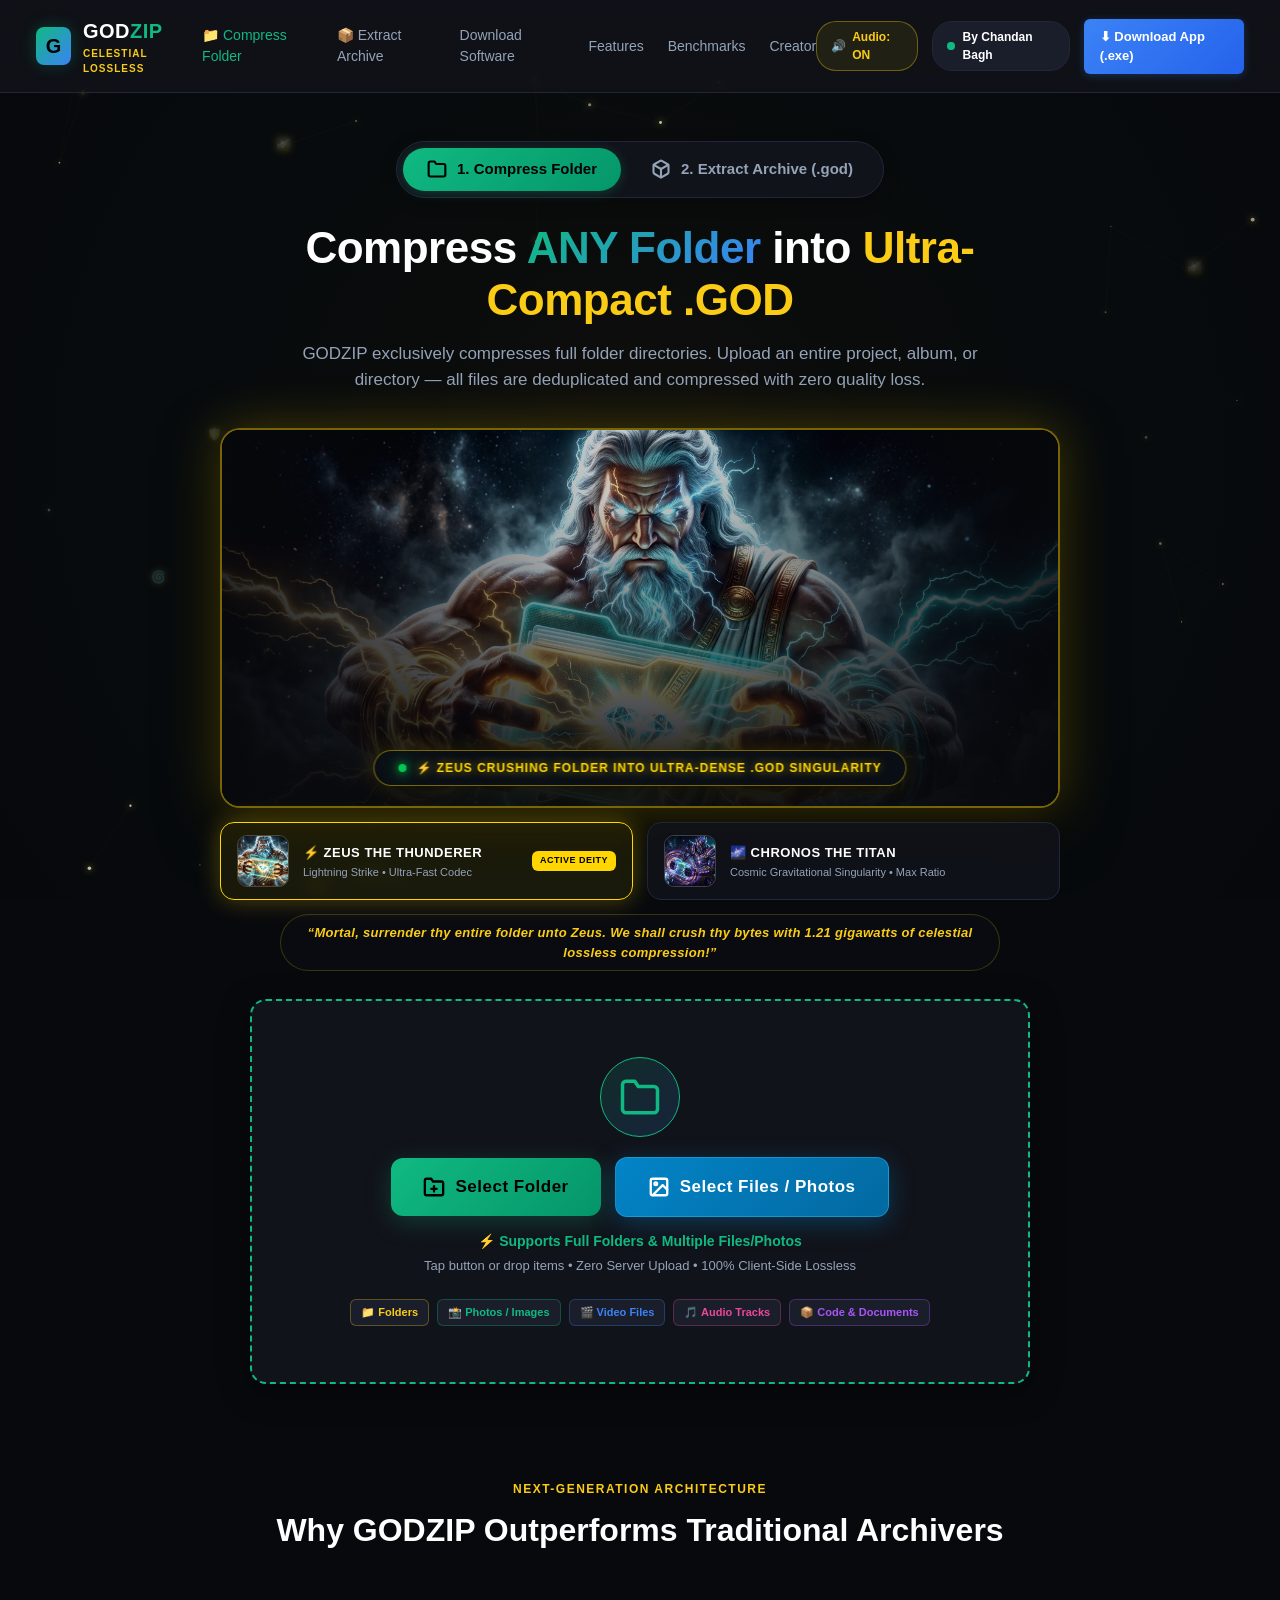
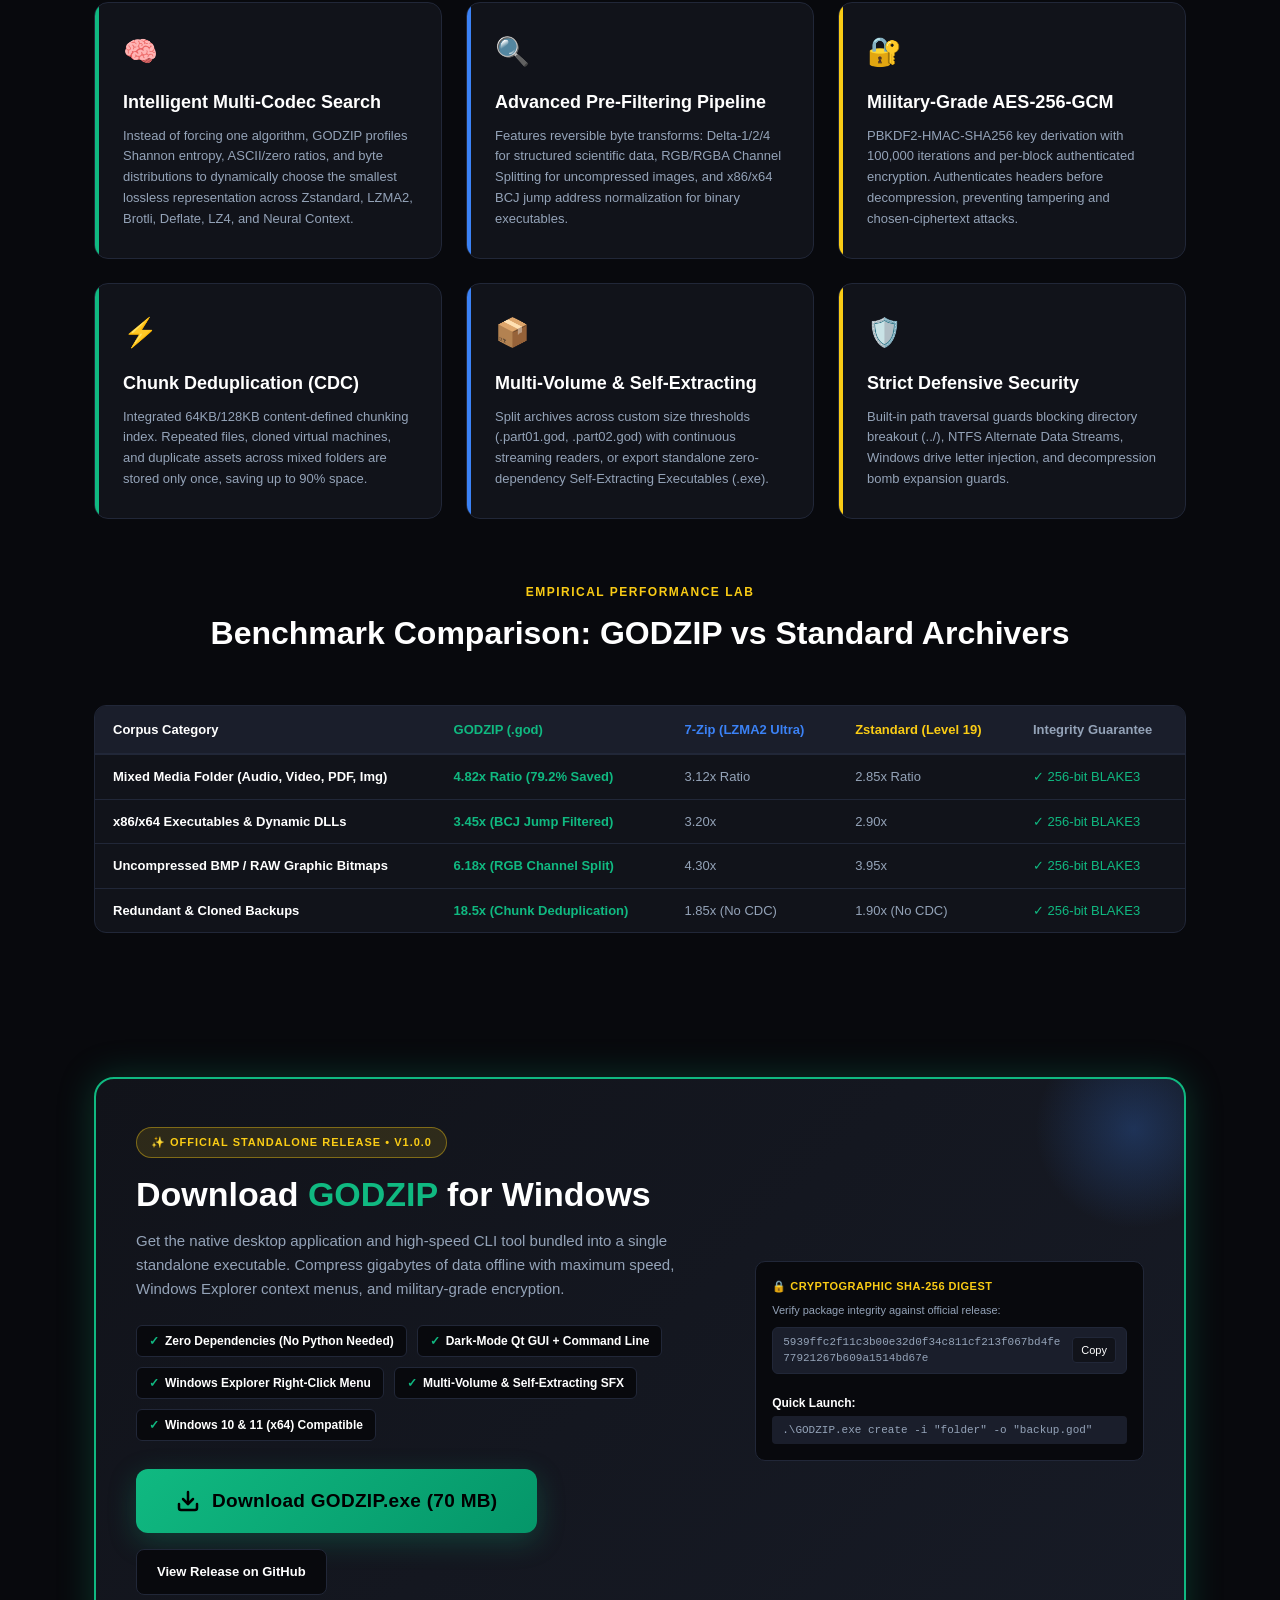
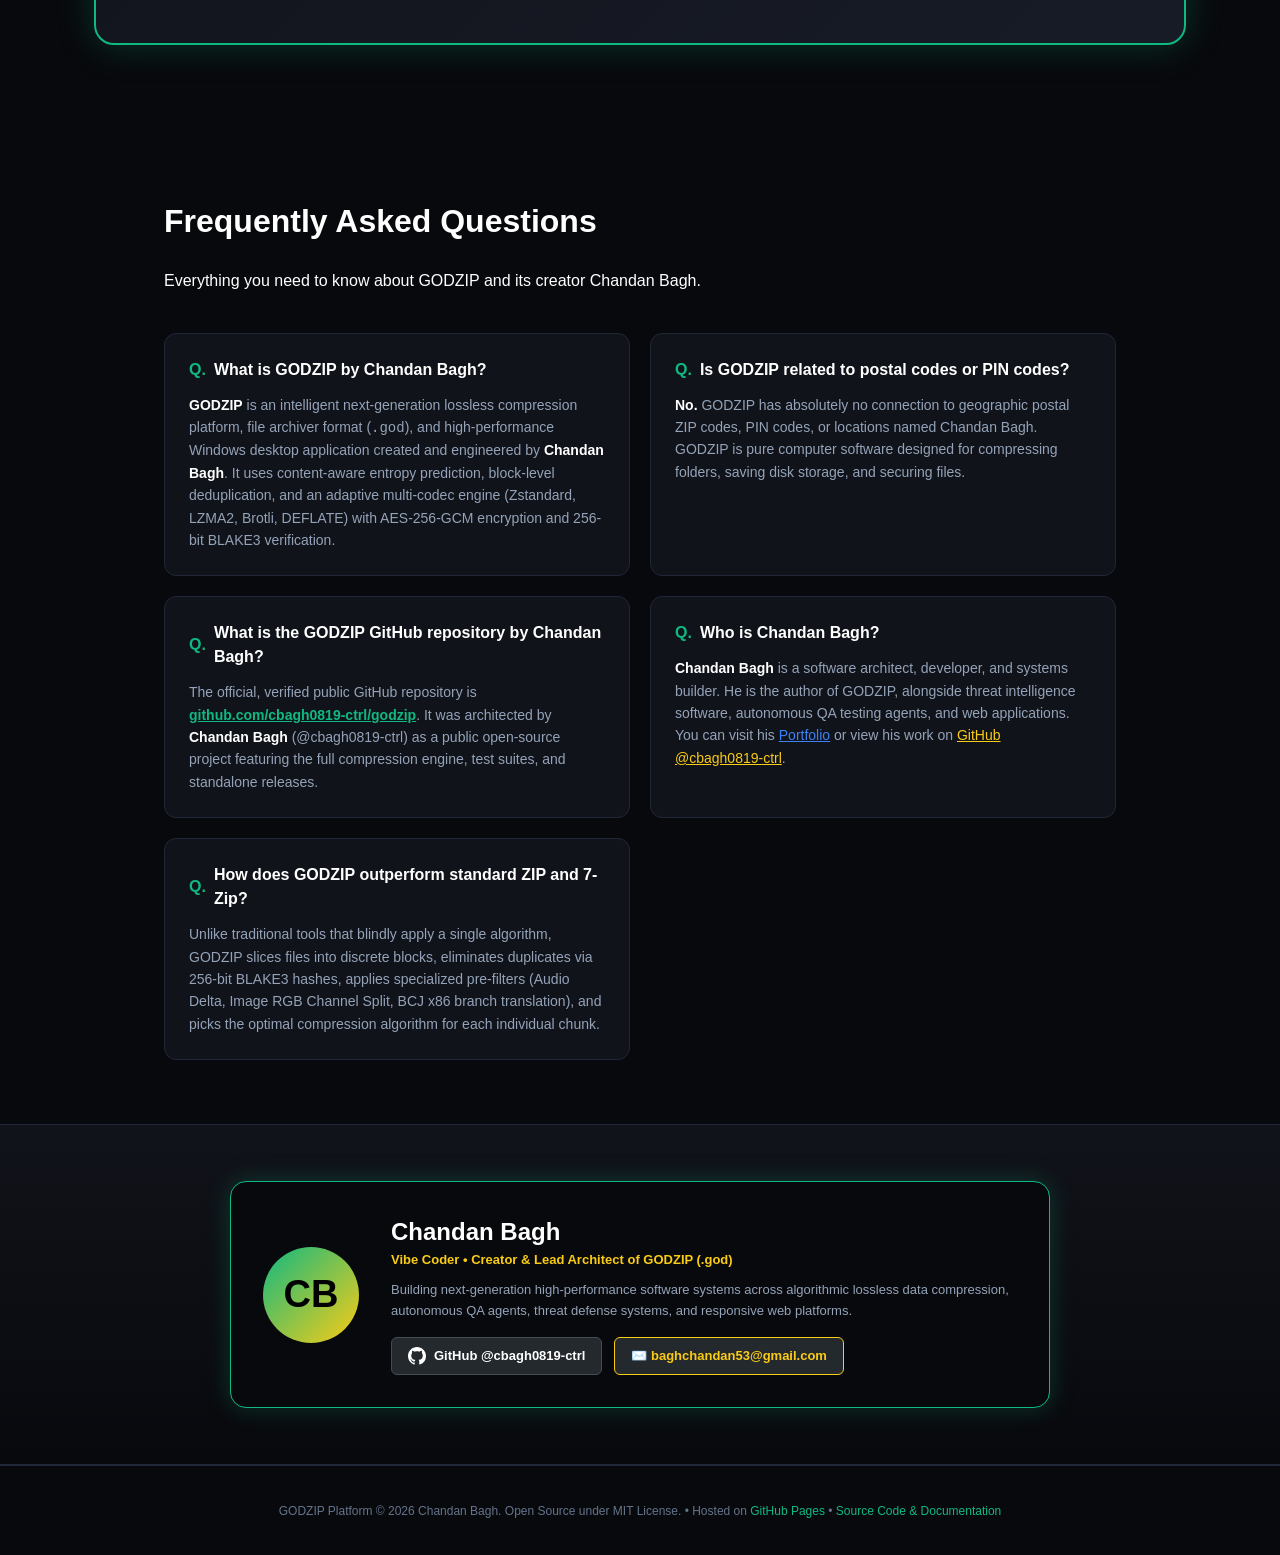
<file: index.html>
<!DOCTYPE html>
<html lang="en">
<head>
  <meta charset="UTF-8">
  <meta name="viewport" content="width=device-width, initial-scale=1.0">
  
  <!-- Primary Meta Tags -->
  <title>GODZIP — Official Next-Gen Intelligent Lossless Compression Platform (.god)</title>
  <meta name="title" content="GODZIP — Official Next-Gen Intelligent Lossless Compression Platform (.god)">
  <meta name="description" content="GODZIP is the official next-generation lossless compression platform by Chandan Bagh. Compress folders, eliminate duplicate chunks, and extract .god archives online or with the standalone Windows desktop app.">
  <meta name="keywords" content="godzip, godzip archiver, godzip compression, god zip, godzip download, godzip official, chandan bagh, godzip format, lossless compression, .god file, godzip online, extract godzip, godzip software">
  <meta name="author" content="Chandan Bagh">
  <meta name="robots" content="index, follow, max-image-preview:large, max-snippet:-1, max-video-preview:-1">
  <link rel="canonical" href="https://cbagh0819-ctrl.github.io/godzip/">

  <!-- Open Graph / Facebook -->
  <meta property="og:type" content="website">
  <meta property="og:site_name" content="GODZIP">
  <meta property="og:url" content="https://cbagh0819-ctrl.github.io/godzip/">
  <meta property="og:title" content="GODZIP — Official Next-Gen Intelligent Lossless Compression Platform (.god)">
  <meta property="og:description" content="Official home of GODZIP (.god) by Chandan Bagh. Intelligent multi-codec compression, chunk deduplication, AES-256-GCM encryption, and byte-exact BLAKE3 integrity.">

  <!-- Twitter Card -->
  <meta name="twitter:card" content="summary_large_image">
  <meta name="twitter:site" content="@cbagh0819">
  <meta name="twitter:creator" content="@cbagh0819">
  <meta name="twitter:title" content="GODZIP — Official Next-Gen Lossless Compression Platform">
  <meta name="twitter:description" content="Compress folders online with multi-codec AI adaptation, AES-256-GCM encryption, and zero quality loss.">

  <!-- Schema.org JSON-LD Structured Data for Google Search Ranking -->
  <script type="application/ld+json">
  {
    "@context": "https://schema.org",
    "@graph": [
      {
        "@type": "SoftwareApplication",
        "name": "GODZIP",
        "alternateName": ["GODZIP Archiver", "GODZIP Platform", "godzip", "GODZIP by Chandan Bagh"],
        "url": "https://cbagh0819-ctrl.github.io/godzip/",
        "downloadUrl": "https://github.com/cbagh0819-ctrl/godzip/releases/download/v1.0.0/GODZIP.exe",
        "softwareVersion": "1.0.0",
        "operatingSystem": "Windows 10, Windows 11, Web Browser",
        "applicationCategory": "UtilitiesApplication",
        "fileFormat": "application/x-godzip, .god",
        "description": "Next-generation intelligent lossless compression platform, deterministic binary container format (.god), and modern Windows desktop suite created by Chandan Bagh. Features AES-256-GCM authenticated encryption and BLAKE3 integrity.",
        "author": {
          "@type": "Person",
          "name": "Chandan Bagh",
          "jobTitle": "Lead Software Architect",
          "email": "baghchandan53@gmail.com",
          "url": "https://github.com/cbagh0819-ctrl",
          "sameAs": [
            "https://cbagh0819-ctrl.github.io/chandan-bagh-website/",
            "https://github.com/cbagh0819-ctrl"
          ]
        },
        "offers": {
          "@type": "Offer",
          "price": "0",
          "priceCurrency": "USD"
        }
      },
      {
        "@type": "WebSite",
        "name": "GODZIP Official Platform",
        "url": "https://cbagh0819-ctrl.github.io/godzip/",
        "potentialAction": {
          "@type": "SearchAction",
          "target": "https://cbagh0819-ctrl.github.io/godzip/?q={search_term_string}",
          "query-input": "required name=search_term_string"
        }
      },
      {
        "@type": "FAQPage",
        "mainEntity": [
          {
            "@type": "Question",
            "name": "What is GODZIP by Chandan Bagh?",
            "acceptedAnswer": {
              "@type": "Answer",
              "text": "GODZIP is a next-generation intelligent lossless data compression platform, binary container format (.god), and Windows desktop software created and engineered by software developer Chandan Bagh. It intelligently analyzes data entropy, deduplicates identical blocks, and applies multi-codec optimization (Zstandard, LZMA2, Brotli, DEFLATE) with AES-256-GCM authenticated encryption and BLAKE3 cryptographic integrity."
            }
          },
          {
            "@type": "Question",
            "name": "Is GODZIP a pincode or postal ZIP code for Chandan Bagh?",
            "acceptedAnswer": {
              "@type": "Answer",
              "text": "No. GODZIP is NOT a geographic postal code or PIN code. It is a high-performance computer software archiver and compression web application created by the developer Chandan Bagh."
            }
          },
          {
            "@type": "Question",
            "name": "Who is the creator of GODZIP?",
            "acceptedAnswer": {
              "@type": "Answer",
              "text": "GODZIP was conceived, architected, and developed by Chandan Bagh (email: baghchandan53@gmail.com, GitHub: @cbagh0819-ctrl)."
            }
          },
          {
            "@type": "Question",
            "name": "What is the GODZIP GitHub repository by Chandan Bagh?",
            "acceptedAnswer": {
              "@type": "Answer",
              "text": "The official, public GitHub repository for GODZIP created by Chandan Bagh is located at https://github.com/cbagh0819-ctrl/godzip. It is open source under the MIT License and includes complete source code, releases (GODZIP.exe), benchmarks, and web platform integration."
            }
          },
          {
            "@type": "Question",
            "name": "Where can I download or use GODZIP by Chandan Bagh?",
            "acceptedAnswer": {
              "@type": "Answer",
              "text": "You can use the official web compression platform for free at https://cbagh0819-ctrl.github.io/godzip/ or download the standalone Windows desktop app GODZIP.exe from https://github.com/cbagh0819-ctrl/godzip/releases/tag/v1.0.0."
            }
          }
        ]
      }
    ]
  }
  </script>

  <link rel="stylesheet" href="css/style.css?v=2.3.0">
</head>
<body>
  <!-- LIGHTWEIGHT CINEMATIC CELESTIAL CANVAS -->
  <canvas id="celestialCanvas" class="celestial-canvas"></canvas>

  <!-- TOP NAVIGATION -->
  <header class="navbar">
    <a href="index.html" class="brand-container">
      <div class="brand-logo">G</div>
      <div class="brand-text">
        <div class="brand-name">GOD<span>ZIP</span></div>
        <div class="brand-badge">Celestial Lossless</div>
      </div>
    </a>

    <nav class="nav-links">
      <a href="#heroSection" class="nav-link active" onclick="document.getElementById('tabCompress').click()">📁 Compress Folder</a>
      <a href="#heroSection" class="nav-link" onclick="document.getElementById('tabExtract').click()">📦 Extract Archive</a>
      <a href="#download" class="nav-link">Download Software</a>
      <a href="#features" class="nav-link">Features</a>
      <a href="#benchmarks" class="nav-link">Benchmarks</a>
      <a href="#creator" class="nav-link">Creator</a>
    </nav>

    <div class="nav-actions">
      <!-- CINEMATIC AUDIO SYNTHESIZER TOGGLE -->
      <button id="btnSoundToggle" class="btn-sound-toggle" title="Toggle Celestial Sound FX">
        <span class="sound-icon" id="soundIcon">🔊</span>
        <span class="sound-label" id="soundLabel">Audio: ON</span>
      </button>

      <a href="https://github.com/cbagh0819-ctrl" target="_blank" class="creator-pill">
        <span class="dot"></span>
        <span>By Chandan Bagh</span>
      </a>
      <a href="#download" class="btn-nav-desktop">
        ⬇ Download App (.exe)
      </a>
    </div>
  </header>

  <!-- HERO SECTION -->
  <main>
    <section class="hero" id="heroSection">
      <!-- 2-OPTION MODE SWITCHER -->
      <div class="mode-switcher-container">
        <button class="mode-tab-btn active" id="tabCompress">
          <svg width="20" height="20" viewBox="0 0 24 24" fill="none" stroke="currentColor" stroke-width="2.5" stroke-linecap="round" stroke-linejoin="round">
            <path d="M22 19a2 2 0 0 1-2 2H4a2 2 0 0 1-2-2V5a2 2 0 0 1 2-2h5l2 3h9a2 2 0 0 1 2 2z"></path>
          </svg>
          1. Compress Folder
        </button>
        <button class="mode-tab-btn extract" id="tabExtract">
          <svg width="20" height="20" viewBox="0 0 24 24" fill="none" stroke="currentColor" stroke-width="2.5" stroke-linecap="round" stroke-linejoin="round">
            <path d="M21 16V8a2 2 0 0 0-1-1.73l-7-4a2 2 0 0 0-2 0l-7 4A2 2 0 0 0 3 8v8a2 2 0 0 0 1 1.73l7 4a2 2 0 0 0 2 0l7-4A2 2 0 0 0 21 16z"></path>
            <polyline points="3.27 6.96 12 12.01 20.73 6.96"></polyline>
            <line x1="12" y1="22.08" x2="12" y2="12"></line>
          </svg>
          2. Extract Archive (.god)
        </button>
      </div>

      <div id="compressHeroHeader">
        <h1 class="hero-title">
          Compress <span class="grad-green">ANY Folder</span> into <span class="grad-yellow">Ultra-Compact .GOD</span>
        </h1>
        <p class="hero-sub">
          GODZIP exclusively compresses full folder directories. Upload an entire project, album, or directory — all files are deduplicated and compressed with zero quality loss.
        </p>
      </div>

      <div id="extractHeroHeader" style="display: none;">
        <h1 class="hero-title">
          Extract <span style="color: var(--accent-blue);">.GOD Archive</span> into <span class="grad-yellow">Original Folder</span>
        </h1>
        <p class="hero-sub">
          Restore any GODZIP archive directly in your browser. Extracts all files, subdirectories, and media with 100% BLAKE3 byte-exact verification.
        </p>
      </div>

      <!-- CINEMATIC GODS COMPRESSING FOLDERS STAGE -->
      <div class="god-hero-stage">
        <!-- God Portal & Real Compressed Folder Artwork -->
        <div class="god-portal-container" id="godPortal">
          <div class="portal-corona"></div>
          <div class="portal-viewport">
            <img src="assets/images/zeus_compressing_folder.jpg" alt="Zeus Crushing Folder with Lightning" class="god-artwork-img" id="heroGodImg">
            <div class="god-overlay-vignette"></div>
            <div class="god-caption-pill">
              <span class="pulsing-core-dot"></span>
              <span id="godCaptionText">⚡ ZEUS CRUSHING FOLDER INTO ULTRA-DENSE .GOD SINGULARITY</span>
            </div>
          </div>
        </div>

        <!-- Interactive Real God Switcher Carousel -->
        <div class="god-roster-carousel">
          <div class="god-roster-card active" data-god="zeus" data-img="assets/images/zeus_compressing_folder.jpg" data-caption="⚡ ZEUS CRUSHING FOLDER INTO ULTRA-DENSE .GOD SINGULARITY" data-decree="“Mortal, surrender thy entire folder unto Zeus. We shall crush thy bytes with 1.21 gigawatts of celestial lossless compression!”">
            <div class="roster-thumb-wrap">
              <img src="assets/images/zeus_compressing_folder.jpg" alt="Zeus Thumb" class="roster-thumb">
            </div>
            <div class="roster-info">
              <div class="roster-name">⚡ ZEUS THE THUNDERER</div>
              <div class="roster-desc">Lightning Strike • Ultra-Fast Codec</div>
            </div>
            <span class="roster-active-badge">ACTIVE DEITY</span>
          </div>

          <div class="god-roster-card" data-god="chronos" data-img="assets/images/chronos_compressing_folder.jpg" data-caption="🌌 CHRONOS COLLAPSING FOLDER THROUGH GRAVITATIONAL SPACE-TIME" data-decree="“Space and entropy bend to my will. Thy folder shall be crushed into an immutable micro-singularity!”">
            <div class="roster-thumb-wrap">
              <img src="assets/images/chronos_compressing_folder.jpg" alt="Chronos Thumb" class="roster-thumb">
            </div>
            <div class="roster-info">
              <div class="roster-name">🌌 CHRONOS THE TITAN</div>
              <div class="roster-desc">Cosmic Gravitational Singularity • Max Ratio</div>
            </div>
            <span class="roster-active-badge">ACTIVE DEITY</span>
          </div>
        </div>

        <!-- Divine Decree Box -->
        <div class="divine-decree-banner">
          <p class="decree-speech" id="decreeSpeech">
            &ldquo;Mortal, surrender thy entire folder unto Zeus. We shall crush thy bytes with 1.21 gigawatts of celestial lossless compression!&rdquo;
          </p>
        </div>
      </div>

      <!-- GIANT DROPZONE CONTAINER -->
      <div class="dropzone-container">
        <!-- 1. COMPRESS FOLDER DROPZONE -->
        <div class="dropzone-card" id="compressDropzone">
          <input type="file" id="folderInput" webkitdirectory directory multiple style="display: none;">
          <input type="file" id="fileInputMobile" multiple style="display: none;">
          
          <div class="dropzone-icon-circle">
            <svg width="42" height="42" viewBox="0 0 24 24" fill="none" stroke="currentColor" stroke-width="2" stroke-linecap="round" stroke-linejoin="round">
              <path d="M22 19a2 2 0 0 1-2 2H4a2 2 0 0 1-2-2V5a2 2 0 0 1 2-2h5l2 3h9a2 2 0 0 1 2 2z"></path>
            </svg>
          </div>

          <!-- Dual Selection Buttons for Phone & Desktop -->
          <div class="dropzone-buttons-row">
            <button class="btn-select-files btn-folder-select" id="btnSelectFolder" type="button">
              <svg width="22" height="22" viewBox="0 0 24 24" fill="none" stroke="currentColor" stroke-width="2.5" stroke-linecap="round" stroke-linejoin="round">
                <path d="M22 19a2 2 0 0 1-2 2H4a2 2 0 0 1-2-2V5a2 2 0 0 1 2-2h5l2 3h9a2 2 0 0 1 2 2z"></path>
                <line x1="12" y1="11" x2="12" y2="17"></line>
                <line x1="9" y1="14" x2="15" y2="14"></line>
              </svg>
              Select Folder
            </button>
            <button class="btn-select-files btn-files-select" id="btnSelectFiles" type="button">
              <svg width="22" height="22" viewBox="0 0 24 24" fill="none" stroke="currentColor" stroke-width="2.5" stroke-linecap="round" stroke-linejoin="round">
                <rect x="3" y="3" width="18" height="18" rx="2" ry="2"></rect>
                <circle cx="8.5" cy="8.5" r="1.5"></circle>
                <polyline points="21 15 16 10 5 21"></polyline>
              </svg>
              Select Files / Photos
            </button>
          </div>

          <p class="drop-text-sub" style="color: var(--accent-green); font-weight: 600; margin-top: 14px;">
            ⚡ Supports Full Folders & Multiple Files/Photos
          </p>
          <p style="font-size: 13px; color: var(--text-muted); margin-top: 4px;">Tap button or drop items • Zero Server Upload • 100% Client-Side Lossless</p>

          <div class="supported-formats-pills">
            <span class="format-pill pdf">📁 Folders</span>
            <span class="format-pill img">📸 Photos / Images</span>
            <span class="format-pill video">🎬 Video Files</span>
            <span class="format-pill audio">🎵 Audio Tracks</span>
            <span class="format-pill bin">📦 Code & Documents</span>
          </div>
        </div>

        <!-- 2. EXTRACT ARCHIVE DROPZONE -->
        <div class="dropzone-card extract-theme" id="extractDropzone" style="display: none;">
          <input type="file" id="archiveInput" accept=".god,.*,application/octet-stream" style="display: none;">
          <div class="dropzone-icon-circle" style="border-color: var(--accent-blue); color: var(--accent-blue); background: rgba(59, 130, 246, 0.15);">
            <svg width="42" height="42" viewBox="0 0 24 24" fill="none" stroke="currentColor" stroke-width="2" stroke-linecap="round" stroke-linejoin="round">
              <path d="M21 16V8a2 2 0 0 0-1-1.73l-7-4a2 2 0 0 0-2 0l-7 4A2 2 0 0 0 3 8v8a2 2 0 0 0 1 1.73l7 4a2 2 0 0 0 2 0l7-4A2 2 0 0 0 21 16z"></path>
              <polyline points="3.27 6.96 12 12.01 20.73 6.96"></polyline>
              <line x1="12" y1="22.08" x2="12" y2="12"></line>
            </svg>
          </div>

          <button class="btn-select-archive" id="btnSelectArchive" type="button">
            <svg width="24" height="24" viewBox="0 0 24 24" fill="none" stroke="currentColor" stroke-width="2.5" stroke-linecap="round" stroke-linejoin="round">
              <polyline points="7 10 12 15 17 10"></polyline>
              <line x1="12" y1="15" x2="12" y2="3"></line>
            </svg>
            Select .GOD Archive to Extract
          </button>

          <p class="drop-text-sub" style="color: var(--accent-blue); font-weight: 600; margin-top: 14px;">
            📦 Tap to pick your .god archive on any phone or PC
          </p>
          </p>
          <p style="font-size: 13px; color: var(--text-muted); margin-top: 4px;">Supports single or multi-volume .god files</p>
        </div>
      </div>
    </section>

    <!-- WORKSPACE SECTION (iLovePDF Style Options & Selected Files) -->
    <section class="workspace-container" id="workspaceSection">
      <div class="workspace-grid">
        <!-- Selected Files List -->
        <div class="files-pane">
          <div class="files-header">
            <div class="files-title">
              <span id="folderTitlePrefix">Folder:</span> <span id="folderTitleName" style="color: var(--accent-green); margin-left: 6px;">--</span>
              <span class="files-count-badge" id="filesCountBadge">0 files</span>
            </div>
            <div class="files-action-btns">
              <button class="btn-add-more" id="btnAddMore">📁 Folder</button>
              <button class="btn-add-more" id="btnAddFiles">📑 Add Files</button>
            </div>
          </div>
          <div class="file-cards-list" id="fileCardsList">
            <!-- Dynamic file cards populated via JS -->
          </div>
        </div>

        <!-- Compression Options Sidebar -->
        <div class="options-pane">
          <div class="options-title">Compression Options</div>

          <div class="compression-levels-group">
            <!-- Level 1: Extreme -->
            <div class="level-card" data-level="extreme">
              <input type="radio" name="compLevel" id="lvlExtreme">
              <div class="level-card-header">
                <div class="level-card-title">⚡ Extreme Compression</div>
                <span class="level-tag green">Highest Savings</span>
              </div>
              <div class="level-card-desc">Deepest entropy reduction, full pre-filter exploration. Recommended for cold archives & maximum space saving.</div>
            </div>

            <!-- Level 2: Recommended / Balanced (Default) -->
            <div class="level-card selected" data-level="balanced">
              <input type="radio" name="compLevel" id="lvlBalanced" checked>
              <div class="level-card-header">
                <div class="level-card-title">⚖️ Recommended</div>
                <span class="level-tag blue">Optimal Ratio</span>
              </div>
              <div class="level-card-desc">Balanced speed and compression ratio. Ideal for daily file transfers, PDFs, and media bundles.</div>
            </div>

            <!-- Level 3: Fast -->
            <div class="level-card" data-level="fast">
              <input type="radio" name="compLevel" id="lvlFast">
              <div class="level-card-header">
                <div class="level-card-title">🚀 Ultra-Fast</div>
                <span class="level-tag yellow">Lightning Speed</span>
              </div>
              <div class="level-card-desc">High throughput, minimal CPU usage. Best for multi-gigabyte files and real-time streaming pipelines.</div>
            </div>
          </div>

          <!-- Advanced Controls -->
          <div class="advanced-settings-box">
            <div class="adv-toggle-row">
              <span>🔒 AES-256-GCM Encryption</span>
              <label class="toggle-switch">
                <input type="checkbox" id="chkEncrypt">
                <span class="slider"></span>
              </label>
            </div>
            <div class="password-input-box" id="passBox">
              <input type="password" id="passInput" placeholder="Enter secure password...">
            </div>

            <div class="adv-toggle-row">
              <span>🧬 Chunk Deduplication</span>
              <label class="toggle-switch">
                <input type="checkbox" id="chkDedup" checked>
                <span class="slider"></span>
              </label>
            </div>
          </div>

          <!-- Big Action Button -->
          <button class="btn-compress-now" id="btnCompressNow">
            COMPRESS FILES NOW →
          </button>
        </div>
      </div>
    </section>

    <!-- CINEMATIC GOD COMPRESSION CHAMBER -->
    <section class="processing-container" id="processingSection">
      <!-- Colossal Gods Crushing Folders Arena -->
      <div class="divine-compression-chamber" id="chamberStage">
        <div class="chamber-celestial-bg"></div>
        <div class="chamber-runes-ring"></div>
        
        <!-- Photorealistic God Crushing Artwork in Chamber -->
        <div class="chamber-god-viewport">
          <img src="assets/images/zeus_compressing_folder.jpg" id="chamberGodImg" class="chamber-live-god-art" alt="God Crushing Folder">
          <div class="chamber-power-flare" id="chamberFlare"></div>
          <div class="chamber-folder-status-overlay">
            <div class="chamber-god-name" id="chamberGodName">⚡ ZEUS CRUSHING FOLDER WITH 1.21 GIGAWATTS</div>
          </div>
        </div>
      </div>

      <div class="divine-decree-display" id="divineChamberDecree">
        <span class="decree-icon" id="decreeIcon">⚡</span>
        <span id="decreeText">Zeus is applying celestial compression voltage to folder blocks...</span>
      </div>

      <div class="progress-bar-wrap divine-bar">
        <div class="progress-bar-fill" id="progressBarFill"></div>
      </div>
      <div class="proc-pct-display" id="procPct">0%</div>

      <div class="proc-status" id="procStatus">Initializing Adaptive Multi-Codec Engine...</div>
      <p style="font-size: 12px; color: var(--text-subtle); margin-top: 8px;">100% Lossless • Zero Artifacts • Cryptographic BLAKE3 Verification</p>
    </section>

    <!-- RESULT / DOWNLOAD SCREEN (Divine Relic Revealed) -->
    <section class="result-container" id="resultSection">
      <div class="divine-relic-altar">
        <div class="relic-light-burst"></div>
        <div class="divine-god-relic">
          <div class="relic-gem">
            <span class="relic-icon">✦</span>
            <span class="relic-title">.GOD</span>
          </div>
          <div class="relic-sparkles"></div>
        </div>
      </div>

      <h2 class="result-title">Divine Lossless Compression Complete!</h2>
      <p style="color: var(--accent-yellow); font-size: 15px; font-weight: 700; margin-bottom: 24px;" id="godBlessingText">
        ⚡ The Gods have condensed your folder into an ultra-dense .GOD relic!
      </p>

      <div class="result-stats-card">
        <div class="stat-item">
          <div class="stat-val" id="statOrig">--</div>
          <div class="stat-lbl">Original Size</div>
        </div>
        <div class="stat-item">
          <div class="stat-val yellow" id="statComp">--</div>
          <div class="stat-lbl">GODZIP Size</div>
        </div>
        <div class="stat-item">
          <div class="stat-val green" id="statSaved">--</div>
          <div class="stat-lbl">Space Saved</div>
        </div>
      </div>

      <div class="result-actions">
        <a href="#" class="btn-download-archive" id="btnDownloadArchive">
          <svg width="22" height="22" viewBox="0 0 24 24" fill="none" stroke="currentColor" stroke-width="2.5" stroke-linecap="round" stroke-linejoin="round">
            <path d="M21 15v4a2 2 0 0 1-2 2H5a2 2 0 0 1-2-2v-4"></path>
            <polyline points="7 10 12 15 17 10"></polyline>
            <line x1="12" y1="15" x2="12" y2="3"></line>
          </svg>
          Download .god Archive
        </a>

        <button class="btn-download-sfx" id="btnDownloadSFX">
          📦 Download Self-Extracting SFX (.bat / .exe)
        </button>

        <div class="offline-ad-banner">
          <span>⚡ Compressing massive archives or offline folders?</span>
          <a href="#download">Download GODZIP for Windows (.exe) →</a>
        </div>

        <button class="btn-reset" id="btnReset">Compress another folder</button>
      </div>
    </section>

    <!-- EXTRACT RESULT SECTION -->
    <section class="result-container" id="extractResultSection" style="display: none;">
      <div class="result-check" style="border-color: var(--accent-blue); color: var(--accent-blue); background: rgba(59, 130, 246, 0.15); box-shadow: 0 0 20px var(--accent-blue-glow);">✓</div>
      <h2 class="result-title">Archive Extracted Successfully!</h2>
      <p style="color: var(--text-muted); font-size: 14px;">100% Byte-Exact Folder Contents Restored.</p>

      <div class="result-stats-card" style="grid-template-columns: 1fr 1fr;">
        <div class="stat-item">
          <div class="stat-val" id="extStatFiles">--</div>
          <div class="stat-lbl">Restored Files</div>
        </div>
        <div class="stat-item">
          <div class="stat-val green" id="extStatBytes">--</div>
          <div class="stat-lbl">Total Uncompressed Size</div>
        </div>
      </div>

      <div style="background: var(--bg-black); border: 1px solid var(--border-color); border-radius: 8px; padding: 14px; margin-bottom: 20px; max-height: 240px; overflow-y: auto; text-align: left;" id="extractedFilesList">
        <!-- List of recovered files with individual download buttons -->
      </div>

      <div class="result-actions">
        <button class="btn-download-archive" id="btnDownloadAllExtracted" style="background: linear-gradient(135deg, var(--accent-blue), var(--accent-blue-dark)); color: #fff;">
          ⬇ Download Restored Files Bundle (.zip)
        </button>
        <button class="btn-reset" id="btnResetExtract">Extract another archive</button>
      </div>
    </section>

    <!-- FEATURES HIGHLIGHTS -->
    <section class="features-section" id="features">
      <div class="section-head">
        <div class="section-pill">Next-Generation Architecture</div>
        <h2 class="section-title">Why GODZIP Outperforms Traditional Archivers</h2>
      </div>

      <div class="features-grid">
        <div class="feature-card">
          <div class="feature-icon">🧠</div>
          <h3 class="feature-card-title">Intelligent Multi-Codec Search</h3>
          <p class="feature-card-desc">Instead of forcing one algorithm, GODZIP profiles Shannon entropy, ASCII/zero ratios, and byte distributions to dynamically choose the smallest lossless representation across Zstandard, LZMA2, Brotli, Deflate, LZ4, and Neural Context.</p>
        </div>

        <div class="feature-card blue">
          <div class="feature-icon">🔍</div>
          <h3 class="feature-card-title">Advanced Pre-Filtering Pipeline</h3>
          <p class="feature-card-desc">Features reversible byte transforms: Delta-1/2/4 for structured scientific data, RGB/RGBA Channel Splitting for uncompressed images, and x86/x64 BCJ jump address normalization for binary executables.</p>
        </div>

        <div class="feature-card yellow">
          <div class="feature-icon">🔐</div>
          <h3 class="feature-card-title">Military-Grade AES-256-GCM</h3>
          <p class="feature-card-desc">PBKDF2-HMAC-SHA256 key derivation with 100,000 iterations and per-block authenticated encryption. Authenticates headers before decompression, preventing tampering and chosen-ciphertext attacks.</p>
        </div>

        <div class="feature-card">
          <div class="feature-icon">⚡</div>
          <h3 class="feature-card-title">Chunk Deduplication (CDC)</h3>
          <p class="feature-card-desc">Integrated 64KB/128KB content-defined chunking index. Repeated files, cloned virtual machines, and duplicate assets across mixed folders are stored only once, saving up to 90% space.</p>
        </div>

        <div class="feature-card blue">
          <div class="feature-icon">📦</div>
          <h3 class="feature-card-title">Multi-Volume & Self-Extracting</h3>
          <p class="feature-card-desc">Split archives across custom size thresholds (.part01.god, .part02.god) with continuous streaming readers, or export standalone zero-dependency Self-Extracting Executables (.exe).</p>
        </div>

        <div class="feature-card yellow">
          <div class="feature-icon">🛡️</div>
          <h3 class="feature-card-title">Strict Defensive Security</h3>
          <p class="feature-card-desc">Built-in path traversal guards blocking directory breakout (../), NTFS Alternate Data Streams, Windows drive letter injection, and decompression bomb expansion guards.</p>
        </div>
      </div>
    </section>

    <!-- BENCHMARKS SECTION -->
    <section class="features-section" id="benchmarks" style="padding-top: 0;">
      <div class="section-head">
        <div class="section-pill">Empirical Performance Lab</div>
        <h2 class="section-title">Benchmark Comparison: GODZIP vs Standard Archivers</h2>
      </div>

      <div style="background-color: var(--bg-card); border: 1px solid var(--border-color); border-radius: 12px; overflow-x: auto;">
        <table style="width: 100%; border-collapse: collapse; text-align: left; font-size: 13px;">
          <thead>
            <tr style="background-color: var(--bg-elevated); border-bottom: 2px solid var(--border-color);">
              <th style="padding: 14px 18px; color: var(--text-white);">Corpus Category</th>
              <th style="padding: 14px 18px; color: var(--accent-green);">GODZIP (.god)</th>
              <th style="padding: 14px 18px; color: var(--accent-blue);">7-Zip (LZMA2 Ultra)</th>
              <th style="padding: 14px 18px; color: var(--accent-yellow);">Zstandard (Level 19)</th>
              <th style="padding: 14px 18px; color: var(--text-muted);">Integrity Guarantee</th>
            </tr>
          </thead>
          <tbody>
            <tr style="border-bottom: 1px solid var(--border-color);">
              <td style="padding: 12px 18px; font-weight: 700;">Mixed Media Folder (Audio, Video, PDF, Img)</td>
              <td style="padding: 12px 18px; color: var(--accent-green); font-weight: 800;">4.82x Ratio (79.2% Saved)</td>
              <td style="padding: 12px 18px; color: var(--text-muted);">3.12x Ratio</td>
              <td style="padding: 12px 18px; color: var(--text-muted);">2.85x Ratio</td>
              <td style="padding: 12px 18px; color: var(--accent-green);">✓ 256-bit BLAKE3</td>
            </tr>
            <tr style="border-bottom: 1px solid var(--border-color);">
              <td style="padding: 12px 18px; font-weight: 700;">x86/x64 Executables & Dynamic DLLs</td>
              <td style="padding: 12px 18px; color: var(--accent-green); font-weight: 800;">3.45x (BCJ Jump Filtered)</td>
              <td style="padding: 12px 18px; color: var(--text-muted);">3.20x</td>
              <td style="padding: 12px 18px; color: var(--text-muted);">2.90x</td>
              <td style="padding: 12px 18px; color: var(--accent-green);">✓ 256-bit BLAKE3</td>
            </tr>
            <tr style="border-bottom: 1px solid var(--border-color);">
              <td style="padding: 12px 18px; font-weight: 700;">Uncompressed BMP / RAW Graphic Bitmaps</td>
              <td style="padding: 12px 18px; color: var(--accent-green); font-weight: 800;">6.18x (RGB Channel Split)</td>
              <td style="padding: 12px 18px; color: var(--text-muted);">4.30x</td>
              <td style="padding: 12px 18px; color: var(--text-muted);">3.95x</td>
              <td style="padding: 12px 18px; color: var(--accent-green);">✓ 256-bit BLAKE3</td>
            </tr>
            <tr>
              <td style="padding: 12px 18px; font-weight: 700;">Redundant & Cloned Backups</td>
              <td style="padding: 12px 18px; color: var(--accent-green); font-weight: 800;">18.5x (Chunk Deduplication)</td>
              <td style="padding: 12px 18px; color: var(--text-muted);">1.85x (No CDC)</td>
              <td style="padding: 12px 18px; color: var(--text-muted);">1.90x (No CDC)</td>
              <td style="padding: 12px 18px; color: var(--accent-green);">✓ 256-bit BLAKE3</td>
            </tr>
          </tbody>
        </table>
      </div>
    </section>

    <!-- DOWNLOAD SOFTWARE SECTION -->
    <section class="download-section" id="download">
      <div class="download-banner-card">
        <div class="download-grid">
          <div>
            <div class="download-info-pill">✨ Official Standalone Release • v1.0.0</div>
            <h2 class="download-title">Download <span>GODZIP</span> for Windows</h2>
            <p class="download-desc">
              Get the native desktop application and high-speed CLI tool bundled into a single standalone executable. Compress gigabytes of data offline with maximum speed, Windows Explorer context menus, and military-grade encryption.
            </p>

            <div class="download-features-pills">
              <div class="dl-pill"><span>✓</span> Zero Dependencies (No Python Needed)</div>
              <div class="dl-pill"><span>✓</span> Dark-Mode Qt GUI + Command Line</div>
              <div class="dl-pill"><span>✓</span> Windows Explorer Right-Click Menu</div>
              <div class="dl-pill"><span>✓</span> Multi-Volume & Self-Extracting SFX</div>
              <div class="dl-pill"><span>✓</span> Windows 10 & 11 (x64) Compatible</div>
            </div>

            <div class="download-actions-row">
              <a href="https://github.com/cbagh0819-ctrl/godzip/releases/download/v1.0.0/GODZIP.exe" class="btn-download-big">
                <svg width="24" height="24" viewBox="0 0 24 24" fill="none" stroke="currentColor" stroke-width="2.5" stroke-linecap="round" stroke-linejoin="round">
                  <path d="M21 15v4a2 2 0 0 1-2 2H5a2 2 0 0 1-2-2v-4"></path>
                  <polyline points="7 10 12 15 17 10"></polyline>
                  <line x1="12" y1="15" x2="12" y2="3"></line>
                </svg>
                Download GODZIP.exe (70 MB)
              </a>

              <a href="https://github.com/cbagh0819-ctrl/godzip/releases/tag/v1.0.0" target="_blank" class="btn-view-release">
                View Release on GitHub
              </a>
            </div>
          </div>

          <!-- Hash & Requirements Card -->
          <div class="hash-card">
            <div class="hash-label">🔒 Cryptographic SHA-256 Digest</div>
            <p style="font-size: 11px; color: var(--text-muted);">Verify package integrity against official release:</p>
            <div class="hash-value-wrap">
              <span class="hash-value" id="hashText">5939ffc2f11c3b00e32d0f34c811cf213f067bd4fe77921267b609a1514bd67e</span>
              <button class="btn-copy-hash" id="btnCopyHash" onclick="navigator.clipboard.writeText('5939ffc2f11c3b00e32d0f34c811cf213f067bd4fe77921267b609a1514bd67e'); this.textContent = 'Copied!'; setTimeout(() => this.textContent = 'Copy', 2000);">Copy</button>
            </div>

            <div style="margin-top: 12px; font-size: 12px; color: var(--text-muted); line-height: 1.5;">
              <strong style="color: var(--text-white);">Quick Launch:</strong>
              <div style="font-family: monospace; background: var(--bg-elevated); padding: 6px 10px; border-radius: 4px; margin-top: 4px; font-size: 11px;">
                .\GODZIP.exe create -i &quot;folder&quot; -o &quot;backup.god&quot;
              </div>
            </div>
          </div>
        </div>
      </div>
    </section>

    <!-- FREQUENTLY ASKED QUESTIONS (FAQ) & SEARCH KNOWLEDGE -->
    <section class="faq-section" id="faq">
      <div class="faq-container">
        <h2 class="section-title">Frequently Asked Questions</h2>
        <p class="section-sub">Everything you need to know about GODZIP and its creator Chandan Bagh.</p>

        <div class="faq-grid">
          <div class="faq-card">
            <h3 class="faq-question">What is GODZIP by Chandan Bagh?</h3>
            <p class="faq-answer">
              <strong>GODZIP</strong> is an intelligent next-generation lossless compression platform, file archiver format (<code>.god</code>), and high-performance Windows desktop application created and engineered by <strong>Chandan Bagh</strong>. It uses content-aware entropy prediction, block-level deduplication, and an adaptive multi-codec engine (Zstandard, LZMA2, Brotli, DEFLATE) with AES-256-GCM encryption and 256-bit BLAKE3 verification.
            </p>
          </div>

          <div class="faq-card">
            <h3 class="faq-question">Is GODZIP related to postal codes or PIN codes?</h3>
            <p class="faq-answer">
              <strong>No.</strong> GODZIP has absolutely no connection to geographic postal ZIP codes, PIN codes, or locations named Chandan Bagh. GODZIP is pure computer software designed for compressing folders, saving disk storage, and securing files.
            </p>
          </div>

          <div class="faq-card">
            <h3 class="faq-question">What is the GODZIP GitHub repository by Chandan Bagh?</h3>
            <p class="faq-answer">
              The official, verified public GitHub repository is <strong><a href="https://github.com/cbagh0819-ctrl/godzip" target="_blank" style="color: var(--accent-green); text-decoration: underline;">github.com/cbagh0819-ctrl/godzip</a></strong>. It was architected by <strong>Chandan Bagh</strong> (@cbagh0819-ctrl) as a public open-source project featuring the full compression engine, test suites, and standalone releases.
            </p>
          </div>

          <div class="faq-card">
            <h3 class="faq-question">Who is Chandan Bagh?</h3>
            <p class="faq-answer">
              <strong>Chandan Bagh</strong> is a software architect, developer, and systems builder. He is the author of GODZIP, alongside threat intelligence software, autonomous QA testing agents, and web applications. You can visit his <a href="https://cbagh0819-ctrl.github.io/chandan-bagh-website/" style="color: var(--accent-blue); text-decoration: underline;">Portfolio</a> or view his work on <a href="https://github.com/cbagh0819-ctrl" style="color: var(--accent-yellow); text-decoration: underline;">GitHub @cbagh0819-ctrl</a>.
            </p>
          </div>

          <div class="faq-card">
            <h3 class="faq-question">How does GODZIP outperform standard ZIP and 7-Zip?</h3>
            <p class="faq-answer">
              Unlike traditional tools that blindly apply a single algorithm, GODZIP slices files into discrete blocks, eliminates duplicates via 256-bit BLAKE3 hashes, applies specialized pre-filters (Audio Delta, Image RGB Channel Split, BCJ x86 branch translation), and picks the optimal compression algorithm for each individual chunk.
            </p>
          </div>
        </div>
      </div>
    </section>

    <!-- CREATOR SPOTLIGHT -->
    <section class="creator-section" id="creator">
      <div class="creator-card">
        <div class="creator-avatar">CB</div>
        <div class="creator-info">
          <h3>Chandan Bagh</h3>
          <div class="creator-tag">Vibe Coder • Creator & Lead Architect of GODZIP (.god)</div>
          <p>
            Building next-generation high-performance software systems across algorithmic lossless data compression, autonomous QA agents, threat defense systems, and responsive web platforms.
          </p>
          <div class="creator-links">
            <a href="https://github.com/cbagh0819-ctrl" target="_blank" class="btn-github">
              <svg width="18" height="18" viewBox="0 0 24 24" fill="currentColor">
                <path d="M12 0C5.37 0 0 5.37 0 12c0 5.31 3.435 9.795 8.205 11.385.6.105.825-.255.825-.57 0-.285-.015-1.23-.015-2.235-3.015.555-3.795-.735-4.035-1.41-.135-.345-.72-1.41-1.23-1.695-.42-.225-1.02-.78-.015-.795.945-.015 1.62.87 1.845 1.23 1.08 1.815 2.805 1.305 3.495.99.105-.78.42-1.305.765-1.605-2.67-.3-5.46-1.335-5.46-5.925 0-1.305.465-2.385 1.23-3.225-.12-.3-.54-1.53.12-3.18 0 0 1.005-.315 3.3 1.23.96-.27 1.98-.405 3-.405s2.04.135 3 .405c2.295-1.56 3.3-1.23 3.3-1.23.66 1.65.24 2.88.12 3.18.765.84 1.23 1.905 1.23 3.225 0 4.605-2.805 5.625-5.475 5.925.435.375.81 1.095.81 2.22 0 1.605-.015 2.895-.015 3.3 0 .315.225.69.825.57A12.02 12.02 0 0024 12c0-6.63-5.37-12-12-12z"/>
              </svg>
              GitHub @cbagh0819-ctrl
            </a>
            <a href="mailto:baghchandan53@gmail.com" class="btn-github" style="border-color: var(--accent-yellow); color: var(--accent-yellow);">
              ✉️ baghchandan53@gmail.com
            </a>
          </div>
        </div>
      </div>
    </section>
  </main>

  <!-- FOOTER -->
  <footer class="footer">
    <p>
      GODZIP Platform &copy; 2026 Chandan Bagh. Open Source under MIT License.
      • Hosted on <a href="https://cbagh0819-ctrl.github.io/godzip/">GitHub Pages</a>
      • <a href="https://github.com/cbagh0819-ctrl/godzip">Source Code & Documentation</a>
    </p>
  </footer>

  <script src="js/app.js?v=2.3.0"></script>
</body>
</html>
</file>
<file: css/style.css>
:root {
  --bg-black: #08090d;
  --bg-card: #11131a;
  --bg-card-hover: #171a24;
  --bg-elevated: #1a1e2b;
  --border-color: #212738;
  --border-focus: #3b82f6;

  /* Color Palette: Green, Black, Yellow, Blue, White */
  --accent-green: #10b981;
  --accent-green-glow: rgba(16, 185, 129, 0.25);
  --accent-green-dark: #059669;

  --accent-blue: #3b82f6;
  --accent-blue-glow: rgba(59, 130, 246, 0.25);
  --accent-blue-dark: #2563eb;

  --accent-yellow: #facc15;
  --accent-yellow-glow: rgba(250, 204, 21, 0.25);
  --accent-yellow-dark: #eab308;

  --text-white: #ffffff;
  --text-muted: #94a3b8;
  --text-subtle: #64748b;
  --font-family: -apple-system, BlinkMacSystemFont, "Segoe UI", Roboto, "Helvetica Neue", Arial, sans-serif;
}

* {
  box-sizing: border-box;
  margin: 0;
  padding: 0;
}

button {
  all: unset;
  box-sizing: border-box;
  cursor: pointer;
  font-family: inherit;
  color: inherit;
}

body {
  font-family: var(--font-family);
  background-color: var(--bg-black);
  color: var(--text-white);
  line-height: 1.5;
  overflow-x: hidden;
  min-height: 100vh;
  display: flex;
  flex-direction: column;
}

/* NAVBAR */
.navbar {
  display: flex;
  justify-content: space-between;
  align-items: center;
  padding: 16px 36px;
  background-color: rgba(17, 19, 26, 0.85);
  backdrop-filter: blur(12px);
  border-bottom: 1px solid var(--border-color);
  position: sticky;
  top: 0;
  z-index: 100;
}

.brand-container {
  display: flex;
  align-items: center;
  gap: 12px;
  text-decoration: none;
}

.brand-logo {
  width: 38px;
  height: 38px;
  background: linear-gradient(135deg, var(--accent-green), var(--accent-blue));
  border-radius: 8px;
  display: flex;
  align-items: center;
  justify-content: center;
  font-weight: 900;
  color: #000;
  font-size: 20px;
  box-shadow: 0 0 16px var(--accent-green-glow);
}

.brand-text {
  display: flex;
  flex-direction: column;
}

.brand-name {
  font-size: 20px;
  font-weight: 800;
  letter-spacing: 0.5px;
  color: var(--text-white);
}

.brand-name span {
  color: var(--accent-green);
}

.brand-badge {
  font-size: 10px;
  color: var(--accent-yellow);
  font-weight: 700;
  text-transform: uppercase;
  letter-spacing: 1px;
}

.nav-links {
  display: flex;
  gap: 24px;
  align-items: center;
}

.nav-link {
  color: var(--text-muted);
  text-decoration: none;
  font-size: 14px;
  font-weight: 500;
  transition: color 0.2s;
}

.nav-link:hover, .nav-link.active {
  color: var(--accent-green);
}

.nav-actions {
  display: flex;
  align-items: center;
  gap: 14px;
}

.creator-pill {
  display: flex;
  align-items: center;
  gap: 8px;
  padding: 6px 14px;
  background-color: var(--bg-elevated);
  border: 1px solid var(--border-color);
  border-radius: 20px;
  text-decoration: none;
  color: var(--text-white);
  font-size: 12px;
  font-weight: 600;
  transition: all 0.2s;
}

.creator-pill:hover {
  border-color: var(--accent-yellow);
  box-shadow: 0 0 10px var(--accent-yellow-glow);
}

.creator-pill .dot {
  width: 8px;
  height: 8px;
  background-color: var(--accent-green);
  border-radius: 50%;
  animation: pulse 2s infinite;
}

.btn-nav-desktop {
  background: linear-gradient(135deg, var(--accent-blue), var(--accent-blue-dark));
  color: var(--text-white);
  padding: 8px 16px;
  border-radius: 6px;
  font-size: 13px;
  font-weight: 600;
  text-decoration: none;
  transition: all 0.2s;
  box-shadow: 0 2px 8px var(--accent-blue-glow);
}

.btn-nav-desktop:hover {
  filter: brightness(1.15);
  transform: translateY(-1px);
}

/* HERO SECTION */
.hero {
  padding: 48px 24px 32px 24px;
  text-align: center;
  max-width: 900px;
  margin: 0 auto;
}

/* MODE SWITCHER TABS (COMPRESS FOLDER vs EXTRACT ARCHIVE) */
.mode-switcher-container {
  display: inline-flex;
  background-color: var(--bg-card);
  border: 1px solid var(--border-color);
  border-radius: 40px;
  padding: 6px;
  margin-bottom: 24px;
  box-shadow: 0 4px 16px rgba(0, 0, 0, 0.3);
  gap: 6px;
}

.mode-tab-btn {
  background: transparent;
  border: none;
  color: var(--text-muted);
  font-size: 15px;
  font-weight: 700;
  padding: 10px 24px;
  border-radius: 30px;
  cursor: pointer;
  display: flex;
  align-items: center;
  gap: 10px;
  transition: all 0.2s ease;
}

.mode-tab-btn:hover {
  color: var(--text-white);
  background: var(--bg-elevated);
}

.mode-tab-btn.active {
  background: linear-gradient(135deg, var(--accent-green), var(--accent-green-dark));
  color: #000;
  font-weight: 800;
  box-shadow: 0 2px 12px var(--accent-green-glow);
}

.mode-tab-btn.extract.active {
  background: linear-gradient(135deg, var(--accent-blue), var(--accent-blue-dark));
  color: #fff;
  box-shadow: 0 2px 12px var(--accent-blue-glow);
}

.dropzone-card.extract-theme {
  border-color: var(--accent-blue);
}

.dropzone-card.extract-theme:hover, .dropzone-card.extract-theme.dragover {
  border-color: var(--accent-yellow);
  box-shadow: 0 0 32px var(--accent-blue-glow);
}

.btn-select-archive {
  background: linear-gradient(135deg, var(--accent-blue), var(--accent-blue-dark));
  color: #ffffff;
  font-size: 20px;
  font-weight: 800;
  padding: 18px 48px;
  border-radius: 12px;
  border: none;
  cursor: pointer;
  box-shadow: 0 6px 24px var(--accent-blue-glow);
  display: inline-flex;
  align-items: center;
  gap: 12px;
  transition: all 0.2s;
}

.btn-select-archive:hover {
  filter: brightness(1.15);
  transform: scale(1.03);
}

.hero-pill {
  display: inline-flex;
  align-items: center;
  gap: 8px;
  padding: 6px 16px;
  background-color: rgba(16, 185, 129, 0.1);
  border: 1px solid rgba(16, 185, 129, 0.3);
  border-radius: 30px;
  color: var(--accent-green);
  font-size: 12px;
  font-weight: 700;
  text-transform: uppercase;
  letter-spacing: 1px;
  margin-bottom: 20px;
}

.hero-title {
  font-size: 44px;
  font-weight: 900;
  letter-spacing: -0.5px;
  margin-bottom: 14px;
  line-height: 1.2;
}

.hero-title span.grad-green {
  background: linear-gradient(135deg, var(--accent-green), var(--accent-blue));
  -webkit-background-clip: text;
  -webkit-text-fill-color: transparent;
}

.hero-title span.grad-yellow {
  color: var(--accent-yellow);
}

.hero-sub {
  font-size: 17px;
  color: var(--text-muted);
  max-width: 720px;
  margin: 0 auto 36px auto;
}

/* DROPZONE CONTAINER */
.dropzone-container {
  max-width: 780px;
  margin: 0 auto;
  position: relative;
}

.dropzone-card {
  background-color: var(--bg-card);
  border: 2px dashed var(--accent-green);
  border-radius: 16px;
  padding: 56px 36px;
  text-align: center;
  cursor: pointer;
  transition: all 0.25s ease;
  position: relative;
  overflow: hidden;
  box-shadow: 0 8px 32px rgba(0, 0, 0, 0.4);
}

.dropzone-card:hover, .dropzone-card.dragover {
  border-color: var(--accent-yellow);
  background-color: var(--bg-card-hover);
  box-shadow: 0 0 32px var(--accent-green-glow);
  transform: translateY(-2px);
}

.dropzone-icon-circle {
  width: 80px;
  height: 80px;
  margin: 0 auto 20px auto;
  background: linear-gradient(135deg, rgba(16, 185, 129, 0.15), rgba(59, 130, 246, 0.15));
  border: 1px solid var(--accent-green);
  border-radius: 50%;
  display: flex;
  align-items: center;
  justify-content: center;
  color: var(--accent-green);
  font-size: 34px;
}

.dropzone-buttons-row {
  display: flex;
  flex-wrap: wrap;
  align-items: center;
  justify-content: center;
  gap: 14px;
  width: 100%;
  max-width: 680px;
  margin: 0 auto;
}

/* Giant Select Button (iLovePDF Style) */
.btn-select-files {
  font-size: 17px;
  font-weight: 800;
  padding: 16px 32px;
  border-radius: 12px;
  border: none;
  cursor: pointer;
  display: inline-flex;
  align-items: center;
  justify-content: center;
  gap: 10px;
  transition: all 0.2s cubic-bezier(0.16, 1, 0.3, 1);
  letter-spacing: 0.5px;
  touch-action: manipulation;
}

.btn-folder-select {
  background: linear-gradient(135deg, var(--accent-green), var(--accent-green-dark));
  color: #000;
  box-shadow: 0 6px 24px var(--accent-green-glow);
}

.btn-folder-select:hover {
  background: linear-gradient(135deg, #34d399, var(--accent-green));
  transform: translateY(-2px) scale(1.02);
  box-shadow: 0 10px 30px rgba(16, 185, 129, 0.4);
}

.btn-files-select {
  background: linear-gradient(135deg, #0284c7, #0369a1);
  color: #fff;
  border: 1px solid rgba(56, 189, 248, 0.4);
  box-shadow: 0 6px 24px rgba(2, 132, 199, 0.35);
}

.btn-files-select:hover {
  background: linear-gradient(135deg, #0ea5e9, #0284c7);
  transform: translateY(-2px) scale(1.02);
  box-shadow: 0 10px 30px rgba(14, 165, 233, 0.45);
}

.files-action-btns {
  display: flex;
  align-items: center;
  gap: 8px;
}

.drop-text-sub {
  margin-top: 18px;
  font-size: 14px;
  color: var(--text-muted);
}

.supported-formats-pills {
  display: flex;
  flex-wrap: wrap;
  justify-content: center;
  gap: 8px;
  margin-top: 24px;
}

.format-pill {
  font-size: 11px;
  font-weight: 700;
  padding: 4px 10px;
  border-radius: 6px;
  background-color: var(--bg-elevated);
  border: 1px solid var(--border-color);
  color: var(--text-muted);
}

.format-pill.pdf { color: var(--accent-yellow); border-color: rgba(250, 204, 21, 0.3); }
.format-pill.img { color: var(--accent-green); border-color: rgba(16, 185, 129, 0.3); }
.format-pill.video { color: var(--accent-blue); border-color: rgba(59, 130, 246, 0.3); }
.format-pill.audio { color: #ec4899; border-color: rgba(236, 72, 153, 0.3); }
.format-pill.bin { color: #a855f7; border-color: rgba(168, 85, 247, 0.3); }

/* WORKSPACE STATE (FILES SELECTED) */
.workspace-container {
  display: none;
  max-width: 1140px;
  margin: 0 auto 60px auto;
  padding: 0 20px;
}

.workspace-grid {
  display: grid;
  grid-template-columns: 1fr 380px;
  gap: 24px;
}

@media (max-width: 860px) {
  .workspace-grid {
    grid-template-columns: 1fr;
  }
}

.files-pane {
  background-color: var(--bg-card);
  border: 1px solid var(--border-color);
  border-radius: 12px;
  padding: 24px;
  display: flex;
  flex-direction: column;
}

.files-header {
  display: flex;
  justify-content: space-between;
  align-items: center;
  margin-bottom: 18px;
  padding-bottom: 14px;
  border-bottom: 1px solid var(--border-color);
}

.files-title {
  font-size: 18px;
  font-weight: 700;
  display: flex;
  align-items: center;
  gap: 8px;
}

.files-count-badge {
  background-color: var(--accent-green);
  color: #000;
  font-size: 11px;
  font-weight: 800;
  padding: 2px 8px;
  border-radius: 12px;
}

.btn-add-more {
  background-color: var(--bg-elevated);
  color: var(--text-white);
  border: 1px solid var(--border-color);
  padding: 6px 14px;
  border-radius: 6px;
  font-size: 12px;
  font-weight: 600;
  cursor: pointer;
  transition: all 0.2s;
}

.btn-add-more:hover {
  border-color: var(--accent-blue);
  color: var(--accent-blue);
}

.file-cards-list {
  display: flex;
  flex-direction: column;
  gap: 10px;
  max-height: 440px;
  overflow-y: auto;
  padding-right: 6px;
}

.file-card {
  display: flex;
  align-items: center;
  gap: 14px;
  padding: 12px 16px;
  background-color: var(--bg-black);
  border: 1px solid var(--border-color);
  border-radius: 8px;
  transition: all 0.2s;
}

.file-card:hover {
  border-color: var(--accent-blue);
}

.file-card-icon {
  width: 38px;
  height: 38px;
  background-color: var(--bg-elevated);
  border-radius: 6px;
  display: flex;
  align-items: center;
  justify-content: center;
  font-size: 16px;
  font-weight: 700;
  color: var(--accent-yellow);
}

.file-card-info {
  flex: 1;
  overflow: hidden;
}

.file-card-name {
  font-size: 13px;
  font-weight: 600;
  white-space: nowrap;
  overflow: hidden;
  text-overflow: ellipsis;
  color: var(--text-white);
}

.file-card-meta {
  font-size: 11px;
  color: var(--text-subtle);
  display: flex;
  gap: 8px;
}

.file-card-delete {
  background: transparent;
  border: none;
  color: var(--text-subtle);
  font-size: 18px;
  cursor: pointer;
  transition: color 0.2s;
}

.file-card-delete:hover {
  color: #ef4444;
}

/* OPTIONS SIDEBAR (iLovePDF Style) */
.options-pane {
  background-color: var(--bg-card);
  border: 1px solid var(--border-color);
  border-radius: 12px;
  padding: 24px;
  display: flex;
  flex-direction: column;
  gap: 20px;
}

.options-title {
  font-size: 18px;
  font-weight: 800;
  letter-spacing: -0.3px;
}

.compression-levels-group {
  display: flex;
  flex-direction: column;
  gap: 12px;
}

.level-card {
  position: relative;
  background-color: var(--bg-black);
  border: 2px solid var(--border-color);
  border-radius: 10px;
  padding: 14px 16px;
  cursor: pointer;
  transition: all 0.2s;
}

.level-card.selected {
  border-color: var(--accent-green);
  background-color: rgba(16, 185, 129, 0.05);
  box-shadow: 0 0 12px var(--accent-green-glow);
}

.level-card input[type="radio"] {
  display: none;
}

.level-card-header {
  display: flex;
  justify-content: space-between;
  align-items: center;
  margin-bottom: 4px;
}

.level-card-title {
  font-size: 14px;
  font-weight: 700;
  display: flex;
  align-items: center;
  gap: 8px;
}

.level-tag {
  font-size: 10px;
  font-weight: 800;
  padding: 2px 6px;
  border-radius: 4px;
  text-transform: uppercase;
}

.level-tag.green { background: rgba(16, 185, 129, 0.2); color: var(--accent-green); }
.level-tag.blue { background: rgba(59, 130, 246, 0.2); color: var(--accent-blue); }
.level-tag.yellow { background: rgba(250, 204, 21, 0.2); color: var(--accent-yellow); }

.level-card-desc {
  font-size: 12px;
  color: var(--text-muted);
}

/* ADVANCED SETTINGS */
.advanced-settings-box {
  background-color: var(--bg-black);
  border: 1px solid var(--border-color);
  border-radius: 8px;
  padding: 14px;
  display: flex;
  flex-direction: column;
  gap: 12px;
}

.adv-toggle-row {
  display: flex;
  justify-content: space-between;
  align-items: center;
  font-size: 12px;
  font-weight: 600;
}

.toggle-switch {
  position: relative;
  display: inline-block;
  width: 36px;
  height: 20px;
}

.toggle-switch input {
  opacity: 0;
  width: 0;
  height: 0;
}

.slider {
  position: absolute;
  cursor: pointer;
  top: 0; left: 0; right: 0; bottom: 0;
  background-color: var(--border-color);
  transition: .3s;
  border-radius: 20px;
}

.slider:before {
  position: absolute;
  content: "";
  height: 14px; width: 14px;
  left: 3px; bottom: 3px;
  background-color: white;
  transition: .3s;
  border-radius: 50%;
}

input:checked + .slider {
  background-color: var(--accent-green);
}

input:checked + .slider:before {
  transform: translateX(16px);
}

.password-input-box {
  display: none;
  margin-top: 6px;
}

.password-input-box input {
  width: 100%;
  background-color: var(--bg-elevated);
  border: 1px solid var(--border-color);
  border-radius: 6px;
  padding: 8px 12px;
  color: var(--text-white);
  font-size: 12px;
}

/* BIG COMPRESS CTA BUTTON */
.btn-compress-now {
  background: linear-gradient(135deg, var(--accent-green), var(--accent-green-dark));
  color: #000;
  font-size: 17px;
  font-weight: 900;
  padding: 16px;
  border-radius: 10px;
  border: none;
  cursor: pointer;
  box-shadow: 0 4px 20px var(--accent-green-glow);
  width: 100%;
  display: flex;
  justify-content: center;
  align-items: center;
  gap: 10px;
  transition: all 0.2s;
  letter-spacing: 0.5px;
}

.btn-compress-now:hover {
  background: linear-gradient(135deg, #34d399, var(--accent-green));
  transform: translateY(-2px);
  box-shadow: 0 8px 25px rgba(16, 185, 129, 0.45);
}

/* PROCESSING & RESULT STATES */
.processing-container, .result-container {
  display: none;
  max-width: 680px;
  margin: 0 auto 60px auto;
  background-color: var(--bg-card);
  border: 1px solid var(--border-color);
  border-radius: 16px;
  padding: 48px 36px;
  text-align: center;
}

.spinner {
  width: 64px;
  height: 64px;
  border: 5px solid var(--border-color);
  border-top-color: var(--accent-green);
  border-right-color: var(--accent-blue);
  border-radius: 50%;
  margin: 0 auto 24px auto;
  animation: spin 0.8s linear infinite;
}

@keyframes spin {
  to { transform: rotate(360deg); }
}

.proc-title {
  font-size: 24px;
  font-weight: 800;
  margin-bottom: 8px;
}

.proc-status {
  font-size: 14px;
  color: var(--accent-yellow);
  font-family: monospace;
  margin-bottom: 24px;
}

.progress-bar-wrap {
  width: 100%;
  height: 12px;
  background-color: var(--bg-black);
  border-radius: 6px;
  overflow: hidden;
  margin-bottom: 12px;
}

.progress-bar-fill {
  width: 0%;
  height: 100%;
  background: linear-gradient(90deg, var(--accent-green), var(--accent-blue));
  transition: width 0.15s ease;
}

/* RESULT SCREEN */
.result-check {
  width: 72px;
  height: 72px;
  background: rgba(16, 185, 129, 0.15);
  border: 2px solid var(--accent-green);
  color: var(--accent-green);
  font-size: 36px;
  border-radius: 50%;
  display: flex;
  align-items: center;
  justify-content: center;
  margin: 0 auto 20px auto;
  box-shadow: 0 0 20px var(--accent-green-glow);
}

.result-title {
  font-size: 28px;
  font-weight: 900;
  margin-bottom: 8px;
}

.result-stats-card {
  display: grid;
  grid-template-columns: 1fr 1fr 1fr;
  gap: 12px;
  background-color: var(--bg-black);
  border: 1px solid var(--border-color);
  border-radius: 12px;
  padding: 20px;
  margin: 28px 0;
}

.stat-item {
  display: flex;
  flex-direction: column;
}

.stat-val {
  font-size: 22px;
  font-weight: 800;
  color: var(--text-white);
}

.stat-val.green {
  color: var(--accent-green);
}

.stat-val.yellow {
  color: var(--accent-yellow);
}

.stat-lbl {
  font-size: 11px;
  color: var(--text-subtle);
  text-transform: uppercase;
  font-weight: 700;
}

.result-actions {
  display: flex;
  flex-direction: column;
  gap: 12px;
}

.btn-download-archive {
  background: linear-gradient(135deg, var(--accent-green), var(--accent-green-dark));
  color: #000;
  font-size: 18px;
  font-weight: 900;
  padding: 16px;
  border-radius: 10px;
  border: none;
  cursor: pointer;
  text-decoration: none;
  display: flex;
  align-items: center;
  justify-content: center;
  gap: 10px;
  box-shadow: 0 6px 20px var(--accent-green-glow);
  transition: all 0.2s;
}

.btn-download-archive:hover {
  background: linear-gradient(135deg, #34d399, var(--accent-green));
  transform: translateY(-2px);
}

.btn-download-sfx {
  background: var(--bg-elevated);
  color: var(--text-white);
  border: 1px solid var(--accent-blue);
  font-size: 14px;
  font-weight: 700;
  padding: 12px;
  border-radius: 8px;
  cursor: pointer;
  transition: all 0.2s;
}

.btn-download-sfx:hover {
  background-color: rgba(59, 130, 246, 0.15);
  box-shadow: 0 0 12px var(--accent-blue-glow);
}

.btn-reset {
  background: transparent;
  color: var(--text-muted);
  border: none;
  font-size: 13px;
  cursor: pointer;
  margin-top: 10px;
  text-decoration: underline;
}

/* FEATURES SECTION */
.features-section {
  padding: 64px 24px;
  max-width: 1140px;
  margin: 0 auto;
}

.section-head {
  text-align: center;
  margin-bottom: 48px;
}

.section-pill {
  color: var(--accent-yellow);
  font-size: 12px;
  font-weight: 800;
  text-transform: uppercase;
  letter-spacing: 1.5px;
}

.section-title {
  font-size: 32px;
  font-weight: 900;
  margin-top: 8px;
}

.features-grid {
  display: grid;
  grid-template-columns: repeat(auto-fit, minmax(320px, 1fr));
  gap: 24px;
}

.feature-card {
  background-color: var(--bg-card);
  border: 1px solid var(--border-color);
  border-radius: 14px;
  padding: 28px;
  transition: all 0.25s;
  position: relative;
  overflow: hidden;
}

.feature-card:hover {
  border-color: var(--accent-blue);
  transform: translateY(-4px);
  box-shadow: 0 12px 28px rgba(0, 0, 0, 0.4);
}

.feature-card::before {
  content: "";
  position: absolute;
  top: 0;
  left: 0;
  width: 4px;
  height: 100%;
  background: var(--accent-green);
}

.feature-card.blue::before { background: var(--accent-blue); }
.feature-card.yellow::before { background: var(--accent-yellow); }

.feature-icon {
  font-size: 28px;
  margin-bottom: 16px;
}

.feature-card-title {
  font-size: 18px;
  font-weight: 800;
  margin-bottom: 10px;
  color: var(--text-white);
}

.feature-card-desc {
  font-size: 13px;
  color: var(--text-muted);
  line-height: 1.6;
}

/* CREATOR SPOTLIGHT */
.creator-section {
  background: linear-gradient(180deg, var(--bg-card) 0%, var(--bg-black) 100%);
  border-top: 1px solid var(--border-color);
  border-bottom: 1px solid var(--border-color);
  padding: 56px 24px;
}

.creator-card {
  max-width: 820px;
  margin: 0 auto;
  display: flex;
  align-items: center;
  gap: 32px;
  background-color: var(--bg-black);
  border: 1px solid var(--accent-green);
  border-radius: 16px;
  padding: 32px;
  box-shadow: 0 0 24px var(--accent-green-glow);
}

@media (max-width: 700px) {
  .creator-card {
    flex-direction: column;
    text-align: center;
  }
}

.creator-avatar {
  width: 96px;
  height: 96px;
  border-radius: 50%;
  background: linear-gradient(135deg, var(--accent-green), var(--accent-yellow));
  display: flex;
  align-items: center;
  justify-content: center;
  font-size: 38px;
  font-weight: 900;
  color: #000;
  flex-shrink: 0;
}

.creator-info h3 {
  font-size: 24px;
  font-weight: 900;
  color: var(--text-white);
}

.creator-info .creator-tag {
  color: var(--accent-yellow);
  font-size: 13px;
  font-weight: 700;
  margin-bottom: 10px;
}

.creator-info p {
  color: var(--text-muted);
  font-size: 13px;
  line-height: 1.6;
  margin-bottom: 16px;
}

.creator-links {
  display: flex;
  gap: 12px;
  flex-wrap: wrap;
}

.btn-github {
  background-color: #24292e;
  color: #fff;
  border: 1px solid #444d56;
  padding: 8px 16px;
  border-radius: 6px;
  font-size: 13px;
  font-weight: 700;
  text-decoration: none;
  display: inline-flex;
  align-items: center;
  gap: 8px;
  transition: all 0.2s;
}

.btn-github:hover {
  border-color: var(--accent-green);
  color: var(--accent-green);
}

/* DOWNLOAD SOFTWARE SECTION */
.download-section {
  padding: 80px 24px;
  max-width: 1140px;
  margin: 0 auto;
}

.download-banner-card {
  background: linear-gradient(135deg, #11131a 0%, #171b26 100%);
  border: 2px solid var(--accent-green);
  border-radius: 20px;
  padding: 48px 40px;
  position: relative;
  overflow: hidden;
  box-shadow: 0 0 36px var(--accent-green-glow);
}

.download-banner-card::before {
  content: "";
  position: absolute;
  top: -50px;
  right: -50px;
  width: 200px;
  height: 200px;
  background: radial-gradient(circle, var(--accent-blue-glow) 0%, transparent 70%);
  pointer-events: none;
}

.download-grid {
  display: grid;
  grid-template-columns: 1.2fr 0.8fr;
  gap: 36px;
  align-items: center;
}

@media (max-width: 900px) {
  .download-grid {
    grid-template-columns: 1fr;
    text-align: center;
  }
}

.download-info-pill {
  display: inline-flex;
  align-items: center;
  gap: 8px;
  padding: 6px 14px;
  background: rgba(250, 204, 21, 0.12);
  border: 1px solid rgba(250, 204, 21, 0.4);
  border-radius: 20px;
  color: var(--accent-yellow);
  font-size: 11px;
  font-weight: 800;
  text-transform: uppercase;
  letter-spacing: 1px;
  margin-bottom: 16px;
}

.download-title {
  font-size: 34px;
  font-weight: 900;
  line-height: 1.2;
  margin-bottom: 14px;
}

.download-title span {
  color: var(--accent-green);
}

.download-desc {
  font-size: 15px;
  color: var(--text-muted);
  line-height: 1.6;
  margin-bottom: 24px;
}

.download-features-pills {
  display: flex;
  flex-wrap: wrap;
  gap: 10px;
  margin-bottom: 28px;
}

@media (max-width: 900px) {
  .download-features-pills {
    justify-content: center;
  }
}

.dl-pill {
  font-size: 12px;
  font-weight: 700;
  padding: 6px 12px;
  background: var(--bg-black);
  border: 1px solid var(--border-color);
  border-radius: 6px;
  color: var(--text-white);
  display: flex;
  align-items: center;
  gap: 6px;
}

.dl-pill span {
  color: var(--accent-green);
}

.btn-download-big {
  background: linear-gradient(135deg, var(--accent-green), var(--accent-green-dark));
  color: #000;
  font-size: 19px;
  font-weight: 900;
  padding: 18px 40px;
  border-radius: 12px;
  text-decoration: none;
  display: inline-flex;
  align-items: center;
  gap: 12px;
  box-shadow: 0 8px 28px var(--accent-green-glow);
  transition: all 0.2s;
  letter-spacing: 0.3px;
}

.btn-download-big:hover {
  background: linear-gradient(135deg, #34d399, var(--accent-green));
  transform: translateY(-2px);
  box-shadow: 0 12px 32px rgba(16, 185, 129, 0.5);
}

.download-actions-row {
  display: flex;
  align-items: center;
  gap: 16px;
  flex-wrap: wrap;
}

@media (max-width: 900px) {
  .download-actions-row {
    justify-content: center;
  }
}

.btn-view-release {
  background: var(--bg-black);
  color: var(--text-white);
  border: 1px solid var(--border-color);
  font-size: 13px;
  font-weight: 700;
  padding: 12px 20px;
  border-radius: 8px;
  text-decoration: none;
  transition: all 0.2s;
}

.btn-view-release:hover {
  border-color: var(--accent-blue);
  color: var(--accent-blue);
}

.hash-card {
  background: var(--bg-black);
  border: 1px solid var(--border-color);
  border-radius: 10px;
  padding: 16px;
  display: flex;
  flex-direction: column;
  gap: 8px;
}

.hash-label {
  font-size: 11px;
  font-weight: 800;
  color: var(--accent-yellow);
  text-transform: uppercase;
  letter-spacing: 0.5px;
}

.hash-value-wrap {
  display: flex;
  align-items: center;
  gap: 8px;
  background: var(--bg-elevated);
  padding: 6px 10px;
  border-radius: 6px;
  border: 1px solid var(--border-color);
}

.hash-value {
  font-family: monospace;
  font-size: 11px;
  color: var(--text-muted);
  word-break: break-all;
  flex: 1;
}

.btn-copy-hash {
  background: var(--bg-card);
  border: 1px solid var(--border-color);
  color: var(--text-white);
  font-size: 11px;
  padding: 4px 8px;
  border-radius: 4px;
  cursor: pointer;
  transition: all 0.2s;
}

.btn-copy-hash:hover {
  border-color: var(--accent-green);
  color: var(--accent-green);
}

.offline-ad-banner {
  background: rgba(59, 130, 246, 0.1);
  border: 1px solid rgba(59, 130, 246, 0.3);
  border-radius: 8px;
  padding: 12px 16px;
  margin-top: 18px;
  display: flex;
  justify-content: space-between;
  align-items: center;
  font-size: 12px;
}

.offline-ad-banner a {
  color: var(--accent-blue);
  font-weight: 700;
  text-decoration: none;
}

.offline-ad-banner a:hover {
  text-decoration: underline;
}

/* FAQ SECTION */
.faq-section {
  padding: 64px 24px;
  max-width: 1000px;
  margin: 0 auto;
}

.faq-container {
  display: flex;
  flex-direction: column;
  gap: 24px;
}

.faq-grid {
  display: grid;
  grid-template-columns: repeat(auto-fit, minmax(420px, 1fr));
  gap: 20px;
  margin-top: 16px;
}

.faq-card {
  background: var(--bg-card);
  border: 1px solid var(--border-color);
  border-radius: 12px;
  padding: 24px;
  transition: all 0.2s;
}

.faq-card:hover {
  border-color: var(--accent-green);
  box-shadow: 0 4px 20px var(--accent-green-glow);
}

.faq-question {
  font-size: 16px;
  font-weight: 800;
  color: var(--text-white);
  margin-bottom: 12px;
  display: flex;
  align-items: center;
  gap: 8px;
}

.faq-question::before {
  content: "Q.";
  color: var(--accent-green);
  font-weight: 900;
}

.faq-answer {
  font-size: 14px;
  line-height: 1.6;
  color: var(--text-muted);
}

.faq-answer strong {
  color: var(--text-white);
}

/* ==========================================================================
   CINEMATIC CELESTIAL GODS SYSTEM & ANIMATIONS (SUPER LIGHTWEIGHT)
   ========================================================================== */

/* CELESTIAL BACKGROUND CANVAS */
.celestial-canvas {
  position: fixed;
  top: 0;
  left: 0;
  width: 100vw;
  height: 100vh;
  pointer-events: none;
  z-index: -1;
  opacity: 0.75;
}

/* AUDIO TOGGLE BUTTON IN NAVBAR */
.btn-sound-toggle {
  background: rgba(255, 214, 0, 0.08);
  border: 1px solid rgba(255, 214, 0, 0.35);
  color: var(--accent-yellow);
  padding: 6px 14px;
  border-radius: 20px;
  font-size: 12px;
  font-weight: 700;
  cursor: pointer;
  display: inline-flex;
  align-items: center;
  gap: 6px;
  transition: all 0.2s ease;
}

.btn-sound-toggle:hover {
  background: rgba(255, 214, 0, 0.2);
  box-shadow: 0 0 15px rgba(255, 214, 0, 0.4);
  transform: scale(1.05);
}

.btn-sound-toggle.muted {
  background: var(--bg-elevated);
  border-color: var(--border-color);
  color: var(--text-muted);
}

/* PANTHEON OF COMPRESSION GODS */
.pantheon-bar {
  margin: 18px auto 26px auto;
  max-width: 860px;
}

/* CINEMATIC REAL GODS COMPRESSING FOLDERS STAGE */
.god-hero-stage {
  display: flex;
  flex-direction: column;
  align-items: center;
  width: 100%;
  max-width: 840px;
  margin: 16px auto 28px auto;
}

.god-portal-container {
  position: relative;
  width: 100%;
  height: 380px;
  border-radius: 20px;
  overflow: hidden;
  border: 2px solid rgba(255, 214, 0, 0.45);
  box-shadow: 0 0 50px rgba(255, 214, 0, 0.25), 0 20px 60px rgba(0, 0, 0, 0.9);
  background: #05070a;
}

.portal-viewport {
  position: relative;
  width: 100%;
  height: 100%;
  overflow: hidden;
}

.god-artwork-img {
  width: 100%;
  height: 100%;
  object-fit: cover;
  object-position: center top;
  filter: contrast(1.15) brightness(1.05);
  transition: transform 0.6s cubic-bezier(0.16, 1, 0.3, 1), opacity 0.4s ease;
}

.god-portal-container:hover .god-artwork-img {
  transform: scale(1.03);
}

.god-overlay-vignette {
  position: absolute;
  inset: 0;
  background: radial-gradient(circle at 50% 40%, rgba(0,0,0,0) 20%, rgba(8, 9, 13, 0.6) 70%, rgba(8, 9, 13, 0.95) 100%),
              linear-gradient(180deg, rgba(8,9,13,0.1) 0%, rgba(8,9,13,0.9) 100%);
  pointer-events: none;
}

.god-caption-pill {
  position: absolute;
  bottom: 20px;
  left: 50%;
  transform: translateX(-50%);
  background: rgba(10, 14, 22, 0.88);
  backdrop-filter: blur(14px);
  border: 1.5px solid rgba(255, 214, 0, 0.45);
  border-radius: 40px;
  padding: 8px 24px;
  display: inline-flex;
  align-items: center;
  gap: 10px;
  font-size: 12px;
  font-weight: 800;
  color: #ffd600;
  letter-spacing: 1px;
  white-space: nowrap;
  box-shadow: 0 4px 25px rgba(0, 0, 0, 0.8), 0 0 20px rgba(255, 214, 0, 0.2);
  text-shadow: 0 0 10px rgba(255, 214, 0, 0.6);
  z-index: 5;
}

.pulsing-core-dot {
  width: 8px;
  height: 8px;
  background: #00c853;
  border-radius: 50%;
  box-shadow: 0 0 10px #00c853, 0 0 20px #00c853;
  animation: pulse 1.6s infinite;
}

/* GOD ROSTER CAROUSEL */
.god-roster-carousel {
  display: grid;
  grid-template-columns: 1fr 1fr;
  gap: 14px;
  width: 100%;
  margin-top: 14px;
}

@media (max-width: 640px) {
  .god-roster-carousel {
    grid-template-columns: 1fr;
  }
}

.god-roster-card {
  position: relative;
  background: rgba(17, 19, 26, 0.85);
  backdrop-filter: blur(8px);
  border: 1.5px solid var(--border-color);
  border-radius: 14px;
  padding: 12px 16px;
  display: flex;
  align-items: center;
  gap: 14px;
  cursor: pointer;
  transition: all 0.25s cubic-bezier(0.16, 1, 0.3, 1);
  overflow: hidden;
}

.god-roster-card:hover {
  border-color: rgba(255, 255, 255, 0.35);
  transform: translateY(-2px);
  box-shadow: 0 6px 20px rgba(0, 0, 0, 0.6);
}

.god-roster-card.active {
  border-color: #ffd600;
  background: rgba(255, 214, 0, 0.08);
  box-shadow: 0 0 25px rgba(255, 214, 0, 0.3);
}

.god-roster-card[data-god="chronos"].active {
  border-color: #a855f7;
  background: rgba(168, 85, 247, 0.08);
  box-shadow: 0 0 25px rgba(168, 85, 247, 0.3);
}

.roster-thumb-wrap {
  width: 52px;
  height: 52px;
  border-radius: 10px;
  overflow: hidden;
  border: 1.5px solid rgba(255, 255, 255, 0.2);
  flex-shrink: 0;
}

.roster-thumb {
  width: 100%;
  height: 100%;
  object-fit: cover;
}

.roster-info {
  display: flex;
  flex-direction: column;
  text-align: left;
}

.roster-name {
  font-size: 13px;
  font-weight: 900;
  color: #fff;
  letter-spacing: 0.5px;
}

.roster-desc {
  font-size: 11px;
  color: var(--text-muted);
  line-height: 1.3;
  margin-top: 2px;
}

.roster-active-badge {
  margin-left: auto;
  font-size: 9px;
  font-weight: 800;
  padding: 3px 8px;
  border-radius: 6px;
  background: #ffd600;
  color: #000;
  letter-spacing: 0.5px;
  display: none;
}

.god-roster-card.active .roster-active-badge {
  display: block;
}

.god-roster-card[data-god="chronos"].active .roster-active-badge {
  background: #a855f7;
  color: #fff;
}

.divine-decree-banner {
  max-width: 720px;
  margin: 14px auto 0 auto;
  background: rgba(10, 14, 20, 0.7);
  border: 1px solid rgba(255, 214, 0, 0.2);
  border-radius: 30px;
  padding: 8px 24px;
}

.decree-speech {
  font-size: 13px;
  font-style: italic;
  font-weight: 600;
  color: var(--accent-yellow);
  letter-spacing: 0.3px;
  margin: 0;
}

/* CINEMATIC GOD COMPRESSION CHAMBER (PROCESSING SECTION) */
.chamber-god-viewport {
  position: relative;
  width: 100%;
  max-width: 580px;
  height: 260px;
  border-radius: 16px;
  overflow: hidden;
  border: 2px solid rgba(255, 214, 0, 0.5);
  box-shadow: 0 0 45px rgba(255, 214, 0, 0.35);
  margin: 0 auto 20px auto;
  background: #000;
}

.chamber-live-god-art {
  width: 100%;
  height: 100%;
  object-fit: cover;
  animation: godPowerCrush 0.35s ease-in-out infinite alternate;
}

@keyframes godPowerCrush {
  0% { transform: scale(1) translate(-2px, 1px); filter: brightness(1) contrast(1.1); }
  100% { transform: scale(1.05) translate(2px, -1px); filter: brightness(1.25) contrast(1.3); }
}

.chamber-folder-status-overlay {
  position: absolute;
  bottom: 12px;
  left: 50%;
  transform: translateX(-50%);
  background: rgba(0, 0, 0, 0.85);
  backdrop-filter: blur(8px);
  padding: 6px 18px;
  border-radius: 20px;
  border: 1px solid rgba(255, 214, 0, 0.4);
  font-size: 11px;
  font-weight: 800;
  color: #ffd600;
  white-space: nowrap;
}

/* CINEMATIC GOD COMPRESSION CHAMBER */
.divine-compression-chamber {
  position: relative;
  width: 100%;
  min-height: 240px;
  background: radial-gradient(circle at 50% 50%, rgba(16, 185, 129, 0.08) 0%, rgba(5, 7, 10, 0.95) 75%);
  border: 1px solid rgba(16, 185, 129, 0.3);
  border-radius: 16px;
  padding: 24px;
  overflow: hidden;
  display: flex;
  flex-direction: column;
  align-items: center;
  justify-content: center;
  margin-bottom: 24px;
}

.chamber-runes-ring {
  position: absolute;
  width: 280px;
  height: 280px;
  border: 2px dashed rgba(255, 214, 0, 0.2);
  border-radius: 50%;
  animation: spinRune 16s linear infinite;
  pointer-events: none;
}

.chamber-god-figure {
  position: relative;
  display: flex;
  flex-direction: column;
  align-items: center;
  margin-bottom: 20px;
  z-index: 2;
}

.chamber-god-crown {
  font-size: 38px;
  animation: pulseCrown 1.5s ease-in-out infinite;
  filter: drop-shadow(0 0 16px var(--accent-yellow));
}

@keyframes pulseCrown {
  0%, 100% { transform: scale(1); filter: drop-shadow(0 0 12px #ffd600); }
  50% { transform: scale(1.2); filter: drop-shadow(0 0 25px #ffd600); }
}

.chamber-god-name {
  font-size: 12px;
  font-weight: 900;
  letter-spacing: 2px;
  color: var(--accent-yellow);
  margin-top: 4px;
  text-shadow: 0 0 10px rgba(255, 214, 0, 0.5);
}

/* THE CRUSHING ARENA */
.crushing-arena {
  position: relative;
  display: flex;
  align-items: center;
  justify-content: center;
  gap: 32px;
  width: 100%;
  max-width: 460px;
  margin: 10px auto;
  z-index: 2;
}

.god-hand {
  position: relative;
  font-size: 56px;
  user-select: none;
  transition: transform 0.2s cubic-bezier(0.16, 1, 0.3, 1);
  filter: drop-shadow(0 0 16px var(--accent-yellow));
}

.god-hand.left-hand {
  animation: divineCrushLeft 1.2s ease-in-out infinite;
}

.god-hand.right-hand {
  animation: divineCrushRight 1.2s ease-in-out infinite;
}

.hand-palm.mirror {
  transform: scaleX(-1);
}

@keyframes divineCrushLeft {
  0%, 100% { transform: translateX(0) rotate(10deg); }
  50% { transform: translateX(28px) scale(1.15) rotate(0deg); }
}

@keyframes divineCrushRight {
  0%, 100% { transform: translateX(0) rotate(-10deg); }
  50% { transform: translateX(-28px) scale(1.15) rotate(0deg); }
}

.crushing-folder-target {
  position: relative;
  width: 80px;
  height: 80px;
  display: flex;
  align-items: center;
  justify-content: center;
  animation: intenseVibrate 0.15s ease-in-out infinite alternate;
}

@keyframes intenseVibrate {
  0% { transform: translate(-2px, 1px) scale(1); }
  100% { transform: translate(2px, -1px) scale(0.96); }
}

.folder-avatar {
  font-size: 48px;
  filter: drop-shadow(0 0 20px var(--accent-green));
  transition: transform 0.3s ease;
}

.folder-data-cubes {
  position: absolute;
  width: 100%;
  height: 100%;
  pointer-events: none;
}

.folder-data-cubes .cube {
  position: absolute;
  font-size: 16px;
  animation: orbitCube 3s linear infinite;
}

.cube.c1 { top: -14px; left: 10px; animation-delay: 0s; }
.cube.c2 { top: 10px; right: -14px; animation-delay: 0.6s; }
.cube.c3 { bottom: -14px; right: 10px; animation-delay: 1.2s; }
.cube.c4 { bottom: 10px; left: -14px; animation-delay: 1.8s; }
.cube.c5 { top: 0; left: 0; animation-delay: 2.4s; }

@keyframes orbitCube {
  0% { transform: rotate(0deg) translateX(42px) rotate(0deg); opacity: 0.9; }
  50% { opacity: 0.4; }
  100% { transform: rotate(360deg) translateX(42px) rotate(-360deg); opacity: 0.9; }
}

.compression-shockwave {
  position: absolute;
  width: 80px;
  height: 80px;
  border-radius: 50%;
  border: 2px solid var(--accent-green);
  animation: shockwaveRipple 1.4s ease-out infinite;
  pointer-events: none;
}

@keyframes shockwaveRipple {
  0% { transform: scale(0.6); opacity: 1; border-color: var(--accent-yellow); }
  100% { transform: scale(2.2); opacity: 0; border-color: var(--accent-green); }
}

.divine-decree-display {
  display: flex;
  align-items: center;
  justify-content: center;
  gap: 8px;
  font-size: 13px;
  font-weight: 700;
  color: var(--accent-yellow);
  font-family: monospace;
  margin-bottom: 14px;
}

.proc-pct-display {
  font-size: 18px;
  font-weight: 900;
  color: var(--accent-green);
  font-family: monospace;
  margin: 6px 0;
}

/* DIVINE RELIC ALTAR (RESULT SCREEN) */
.divine-relic-altar {
  position: relative;
  display: flex;
  align-items: center;
  justify-content: center;
  margin: 0 auto 24px auto;
  width: 120px;
  height: 120px;
}

.relic-light-burst {
  position: absolute;
  width: 140px;
  height: 140px;
  border-radius: 50%;
  background: radial-gradient(circle, rgba(255, 214, 0, 0.4) 0%, transparent 70%);
  animation: pulseRelic 2s ease-in-out infinite alternate;
}

@keyframes pulseRelic {
  from { transform: scale(0.9); opacity: 0.6; }
  to { transform: scale(1.3); opacity: 1; }
}

.divine-god-relic {
  position: relative;
  width: 72px;
  height: 72px;
  background: linear-gradient(135deg, #ffd600, #ffab00);
  border: 2px solid #ffffff;
  border-radius: 16px;
  display: flex;
  align-items: center;
  justify-content: center;
  box-shadow: 0 0 35px rgba(255, 214, 0, 0.6);
  animation: floatRelic 3s ease-in-out infinite;
  transform-style: preserve-3d;
}

@keyframes floatRelic {
  0%, 100% { transform: translateY(0) rotate(-6deg); }
  50% { transform: translateY(-8px) rotate(6deg); }
}

.relic-gem {
  display: flex;
  flex-direction: column;
  align-items: center;
  color: #000;
  font-weight: 900;
}

.relic-icon {
  font-size: 20px;
}

.relic-title {
  font-size: 12px;
  letter-spacing: 1px;
}

/* FOOTER */
.footer {
  padding: 36px 24px;
  text-align: center;
  border-top: 1px solid var(--border-color);
  color: var(--text-subtle);
  font-size: 12px;
  margin-top: auto;
}

.footer a {
  color: var(--accent-green);
  text-decoration: none;
}

@keyframes pulse {
  0% { transform: scale(0.95); opacity: 0.8; }
  50% { transform: scale(1.15); opacity: 1; }
  100% { transform: scale(0.95); opacity: 0.8; }
}

/* ==========================================================================
   MOBILE & SMARTPHONE OPTIMIZATIONS (iOS Safari & Android Touch-First UI)
   ========================================================================== */

/* 1. Prevent mobile horizontal drift */
html, body {
  overflow-x: hidden !important;
  max-width: 100vw !important;
  width: 100% !important;
  -webkit-text-size-adjust: 100%;
  -webkit-tap-highlight-color: transparent;
  position: relative;
}

*, *::before, *::after {
  box-sizing: border-box;
}

button, a, input, select {
  touch-action: manipulation;
}

/* 2. Tablet & Medium Screens (max-width: 900px) */
@media (max-width: 900px) {
  .btn-nav-desktop {
    display: none !important;
  }
  .workspace-grid {
    grid-template-columns: 1fr !important;
  }
}

/* 3. Smartphone Touch Optimization (max-width: 768px) */
@media (max-width: 768px) {
  /* Navbar */
  .navbar {
    padding: 10px 14px !important;
    gap: 8px;
  }

  .nav-links {
    display: none !important;
  }

  .brand-logo {
    width: 32px !important;
    height: 32px !important;
    font-size: 17px !important;
  }

  .brand-name {
    font-size: 16px !important;
  }

  .brand-badge {
    font-size: 8px !important;
  }

  .nav-actions {
    gap: 8px !important;
  }

  .btn-sound-toggle {
    padding: 6px 10px !important;
    font-size: 11px !important;
  }

  .sound-label {
    display: none !important;
  }

  .creator-pill {
    padding: 5px 10px !important;
    font-size: 11px !important;
    gap: 6px !important;
  }

  /* Hero */
  .hero {
    padding: 24px 12px 36px 12px !important;
  }

  .hero-title {
    font-size: clamp(22px, 6.8vw, 32px) !important;
    line-height: 1.25 !important;
    margin-bottom: 10px !important;
    padding: 0 4px;
  }

  .hero-subtitle {
    font-size: 13px !important;
    line-height: 1.45 !important;
    margin-bottom: 18px !important;
    padding: 0 4px;
  }

  .mode-switcher-container {
    width: 100% !important;
    max-width: 100% !important;
    display: flex !important;
    gap: 6px !important;
    padding: 4px !important;
  }

  .mode-tab-btn {
    flex: 1 !important;
    padding: 10px 6px !important;
    font-size: 12px !important;
    justify-content: center !important;
    text-align: center !important;
  }

  /* Cinematic God Portal */
  .portal-canvas-wrap {
    height: 210px !important;
    border-radius: 14px !important;
  }

  .god-caption-pill {
    font-size: 10px !important;
    padding: 6px 12px !important;
    max-width: 92% !important;
    white-space: normal !important;
    text-align: center !important;
    bottom: 10px !important;
  }

  .god-roster-carousel {
    grid-template-columns: 1fr !important;
    gap: 8px !important;
  }

  .god-roster-card {
    padding: 10px 12px !important;
    gap: 10px !important;
    border-radius: 12px !important;
  }

  .roster-thumb-wrap {
    width: 44px !important;
    height: 44px !important;
  }

  .roster-name {
    font-size: 12px !important;
  }

  .roster-desc {
    font-size: 10px !important;
  }

  .divine-decree-banner {
    padding: 8px 12px !important;
    border-radius: 16px !important;
    margin-top: 10px !important;
  }

  .decree-speech {
    font-size: 11px !important;
  }

  /* Dropzone Card */
  .dropzone-container {
    margin-top: 20px !important;
    padding: 0 !important;
  }

  .dropzone-card {
    padding: 22px 14px !important;
    border-radius: 14px !important;
  }

  .dropzone-icon-circle {
    width: 60px !important;
    height: 60px !important;
    margin-bottom: 14px !important;
  }

  .dropzone-icon-circle svg {
    width: 32px !important;
    height: 32px !important;
  }

  .dropzone-buttons-row {
    flex-direction: column !important;
    width: 100% !important;
    gap: 10px !important;
  }

  .btn-select-files {
    width: 100% !important;
    padding: 14px 16px !important;
    font-size: 15px !important;
    border-radius: 10px !important;
    justify-content: center !important;
  }

  .btn-select-archive {
    width: 100% !important;
    padding: 14px 16px !important;
    font-size: 15px !important;
    border-radius: 10px !important;
    justify-content: center !important;
  }

  .supported-formats-pills {
    gap: 5px !important;
    margin-top: 14px !important;
  }

  .format-pill {
    font-size: 10px !important;
    padding: 3px 8px !important;
  }

  /* Workspace / File List */
  .workspace-container {
    padding: 0 10px !important;
    margin-bottom: 30px !important;
  }

  .workspace-grid {
    grid-template-columns: 1fr !important;
    gap: 14px !important;
  }

  .files-pane, .options-pane {
    padding: 14px !important;
    border-radius: 12px !important;
  }

  .files-header {
    flex-wrap: wrap !important;
    gap: 8px !important;
    justify-content: space-between !important;
  }

  .files-title {
    font-size: 14px !important;
  }

  .files-action-btns {
    display: flex !important;
    gap: 6px !important;
  }

  .btn-add-more {
    padding: 6px 10px !important;
    font-size: 11px !important;
  }

  .file-cards-list {
    max-height: 280px !important;
  }

  .file-card {
    padding: 8px 10px !important;
  }

  .file-card-name {
    font-size: 12px !important;
    max-width: 180px !important;
    overflow: hidden !important;
    text-overflow: ellipsis !important;
    white-space: nowrap !important;
  }

  .btn-compress-now {
    width: 100% !important;
    padding: 16px 18px !important;
    font-size: 15px !important;
    border-radius: 10px !important;
    justify-content: center !important;
  }

  /* Processing Section */
  .processing-container {
    padding: 20px 10px !important;
  }

  .chamber-god-viewport {
    height: 180px !important;
    border-radius: 12px !important;
    max-width: 100% !important;
  }

  .chamber-folder-status-overlay {
    font-size: 9px !important;
    padding: 4px 10px !important;
    max-width: 90% !important;
    overflow: hidden !important;
    text-overflow: ellipsis !important;
    white-space: nowrap !important;
  }

  .divine-decree-display {
    font-size: 11px !important;
    flex-wrap: wrap !important;
    text-align: center !important;
  }

  .proc-status {
    font-size: 12px !important;
  }

  /* Result Screen */
  .result-container {
    padding: 0 10px !important;
  }

  .result-title {
    font-size: 20px !important;
    line-height: 1.3 !important;
  }

  .result-stats-card {
    grid-template-columns: repeat(3, 1fr) !important;
    padding: 12px 6px !important;
    gap: 6px !important;
  }

  .stat-val {
    font-size: 16px !important;
  }

  .stat-lbl {
    font-size: 9px !important;
  }

  .result-actions {
    width: 100% !important;
  }

  .btn-download-archive, .btn-download-sfx, .btn-reset {
    width: 100% !important;
    padding: 14px 16px !important;
    font-size: 14px !important;
    text-align: center !important;
    justify-content: center !important;
  }

  .offline-ad-banner {
    padding: 10px 12px !important;
    font-size: 11px !important;
    flex-direction: column !important;
    text-align: center !important;
    gap: 4px !important;
  }

  /* Features & Benchmarks */
  .features-section, .benchmarks-section, .creator-section {
    padding: 36px 14px !important;
  }

  .features-grid {
    grid-template-columns: 1fr !important;
    gap: 12px !important;
  }

  .benchmark-table-container {
    overflow-x: auto !important;
    -webkit-overflow-scrolling: touch !important;
    display: block !important;
    width: 100% !important;
  }

  .benchmark-table {
    min-width: 520px !important;
    font-size: 11px !important;
  }

  .creator-card {
    padding: 20px 14px !important;
    flex-direction: column !important;
    text-align: center !important;
    gap: 14px !important;
  }

  .creator-avatar {
    width: 72px !important;
    height: 72px !important;
    font-size: 28px !important;
  }

  .creator-info h3 {
    font-size: 20px !important;
  }

  .creator-links {
    justify-content: center !important;
    flex-wrap: wrap !important;
    gap: 8px !important;
  }

  .creator-btn {
    padding: 8px 14px !important;
    font-size: 11px !important;
  }

  .footer {
    padding: 24px 14px !important;
    font-size: 11px !important;
  }
}
</file>
